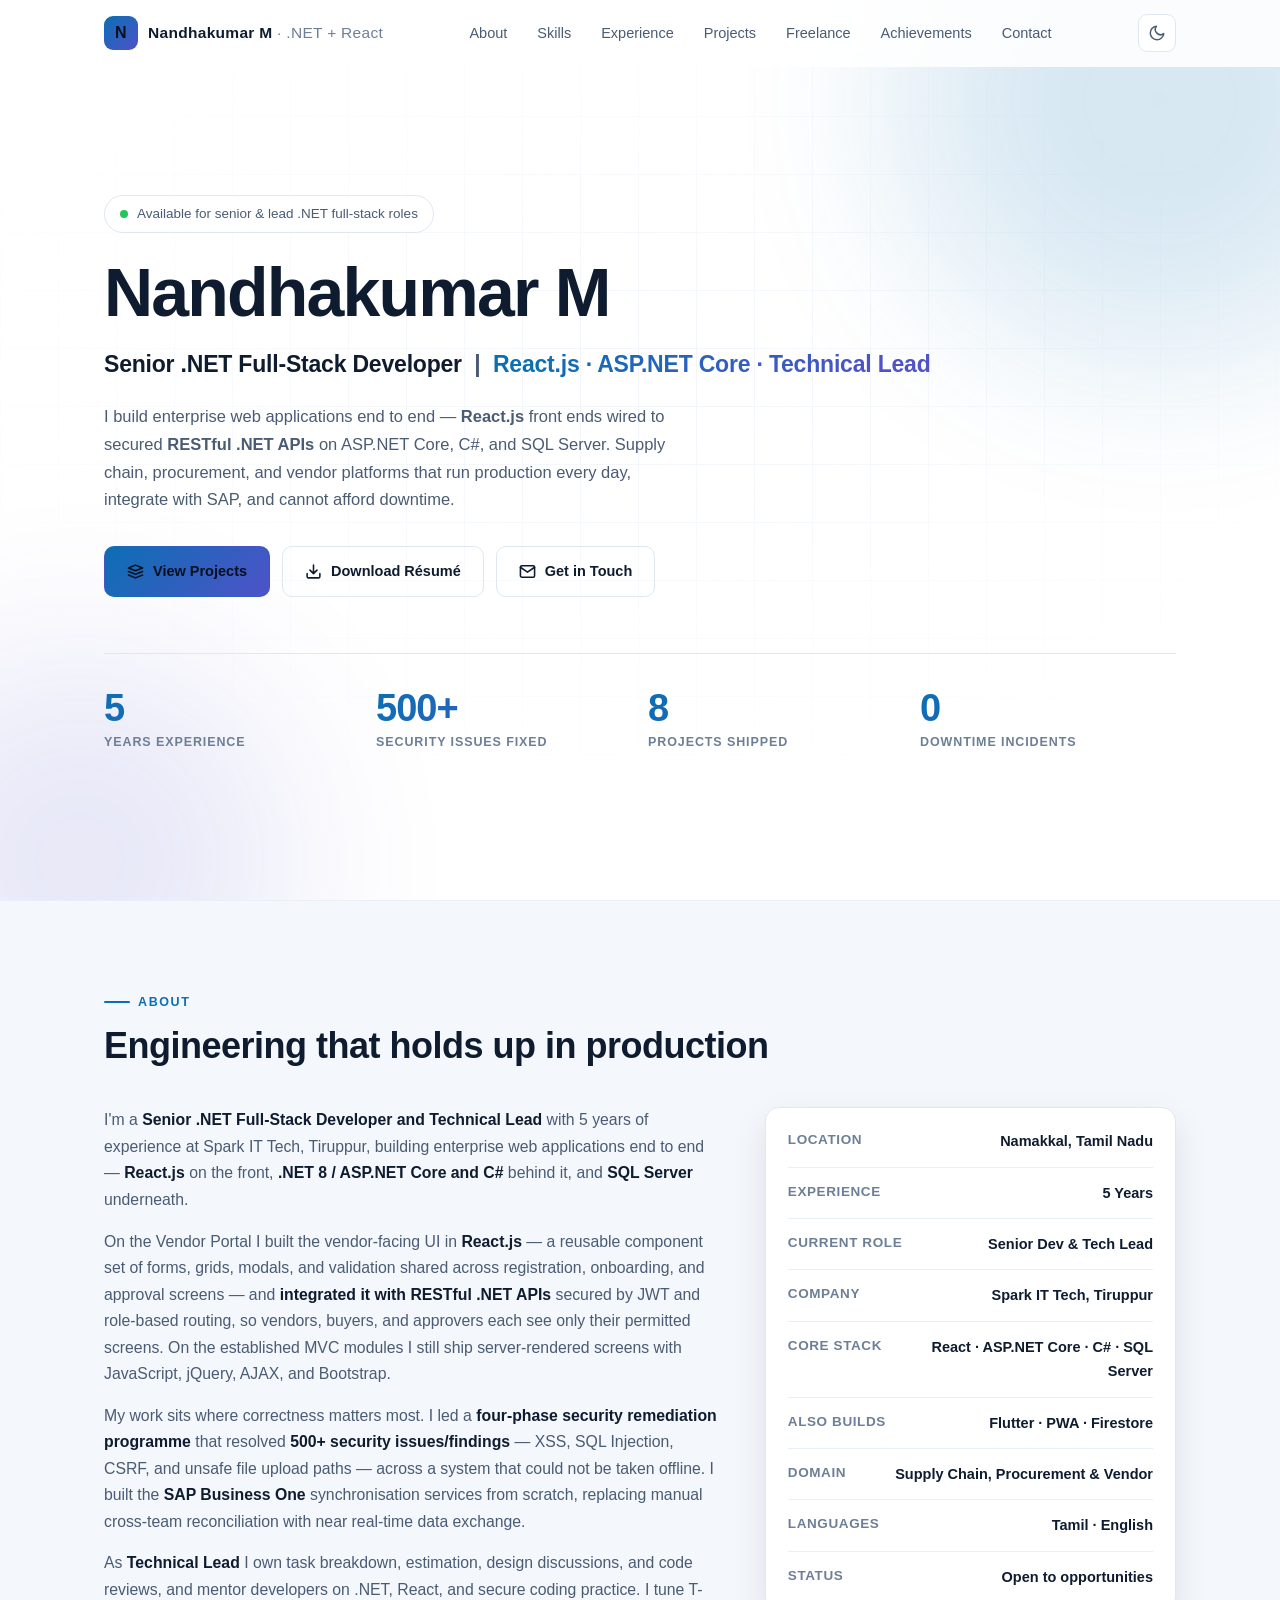
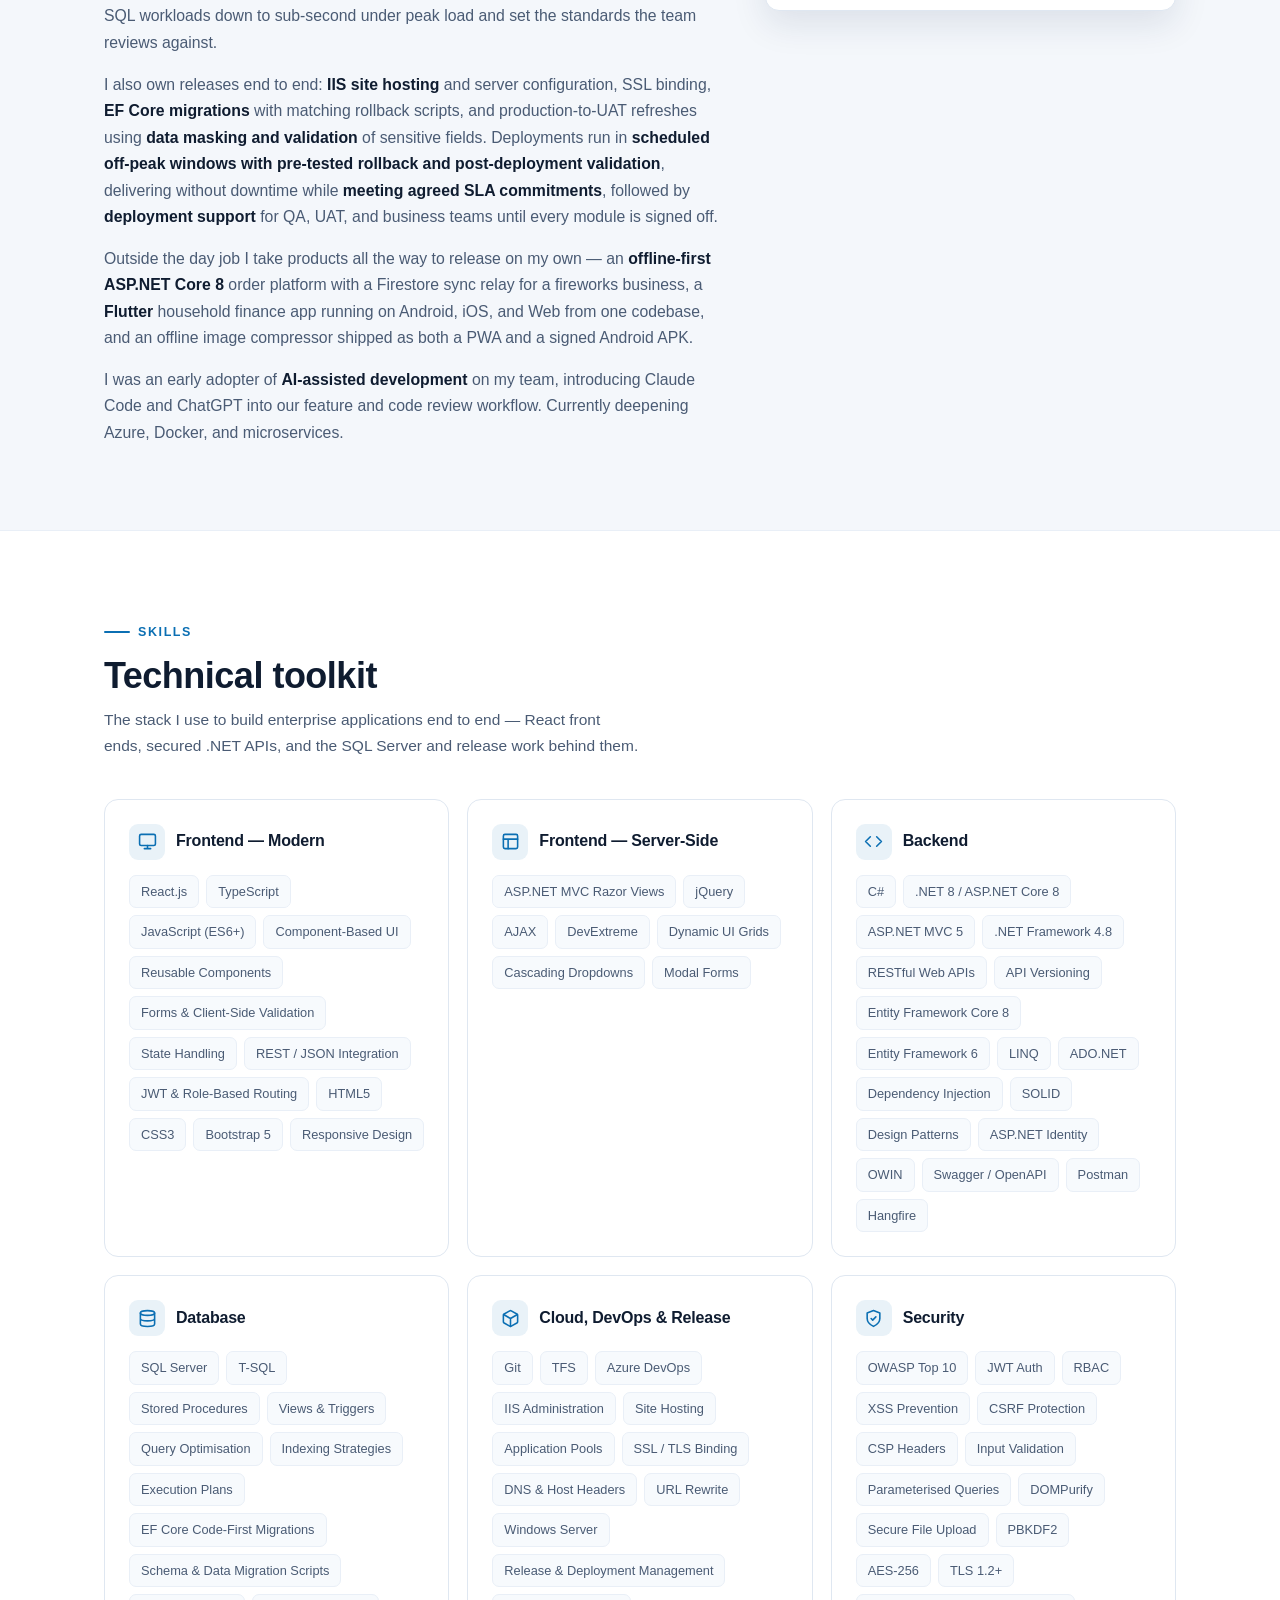
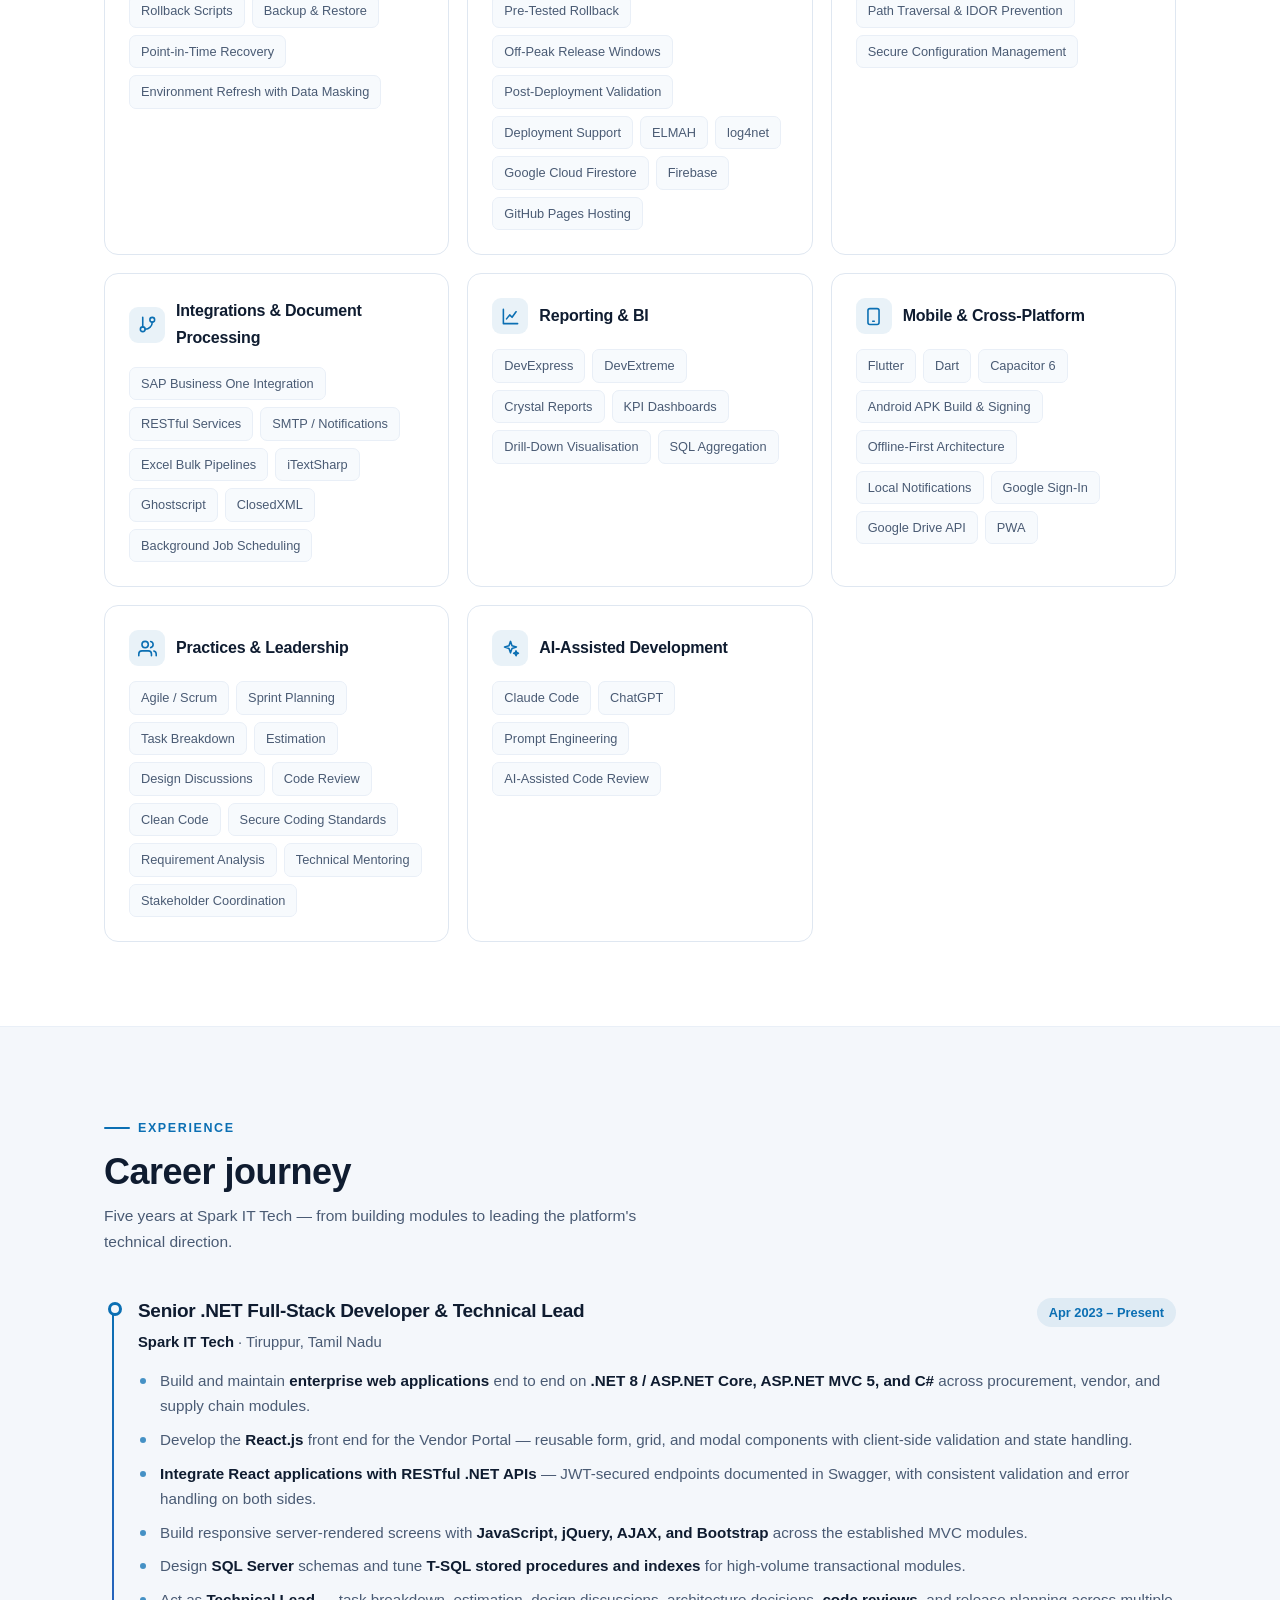
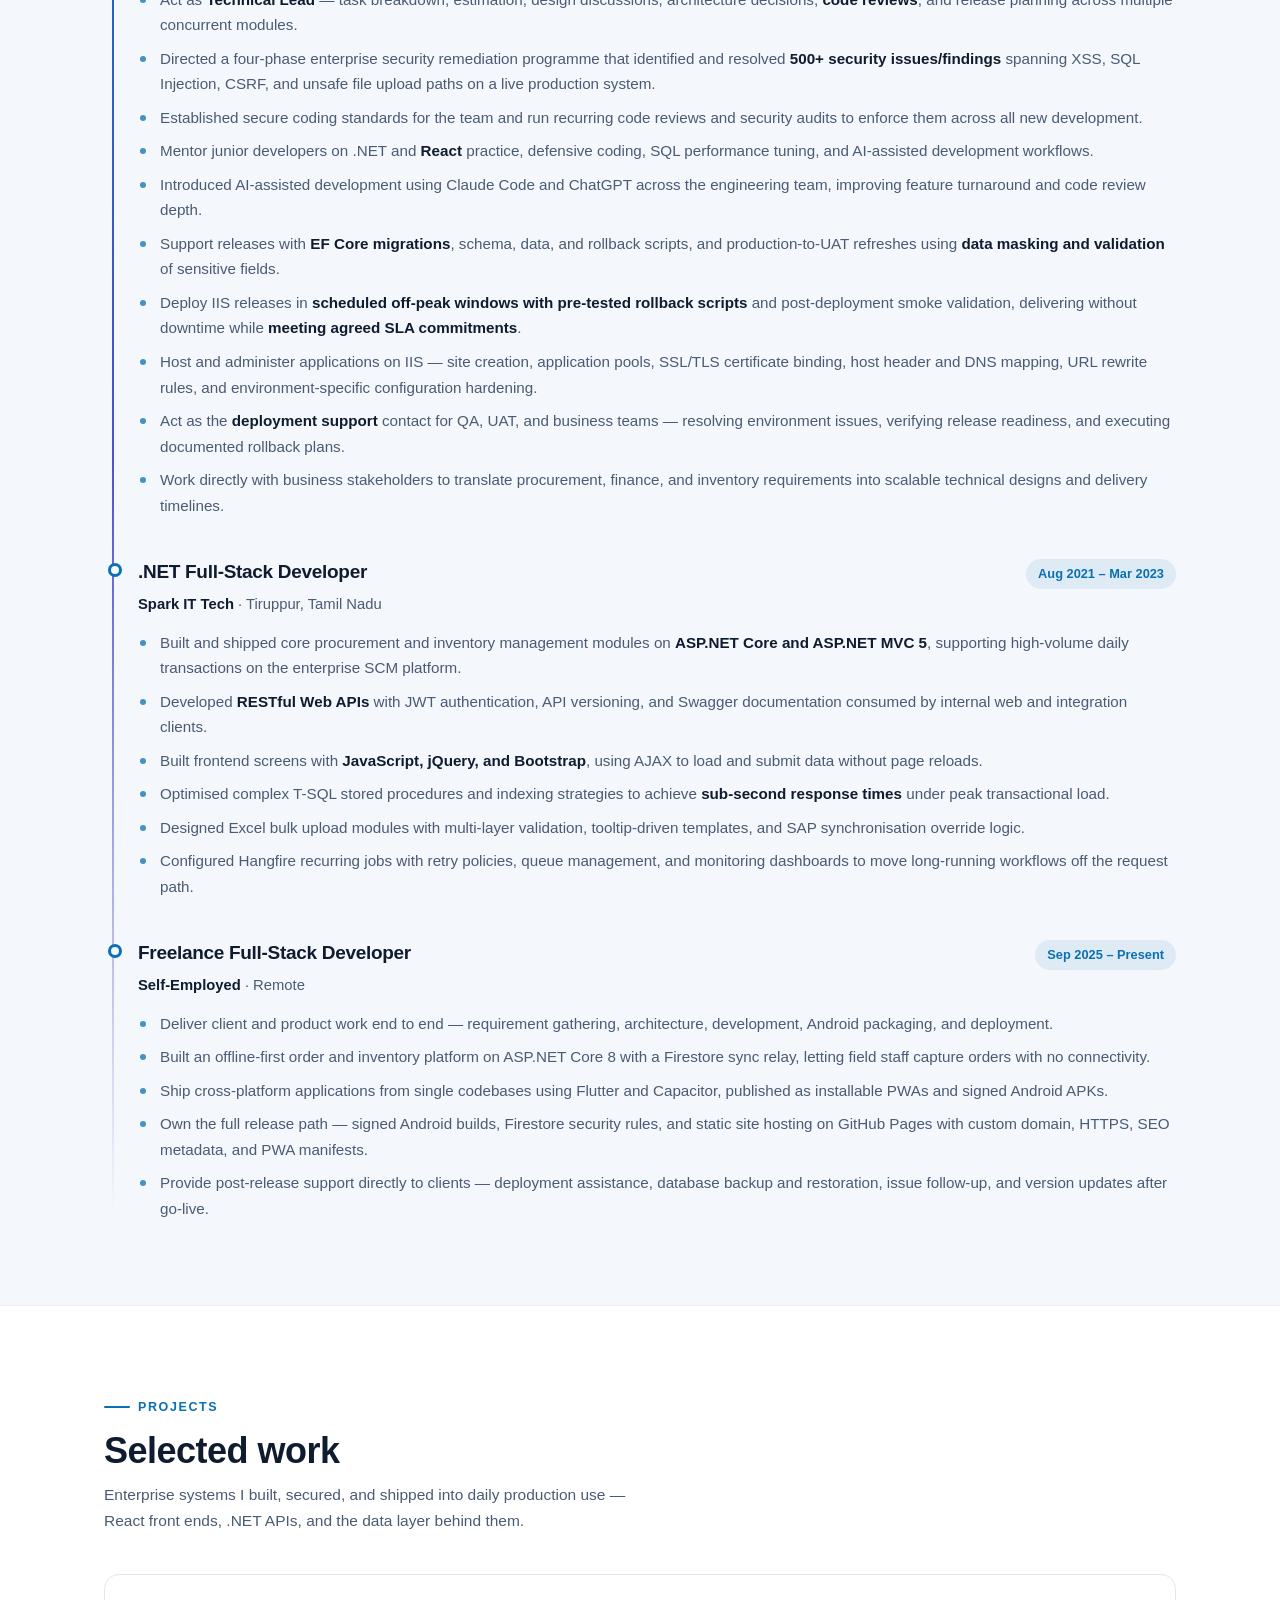
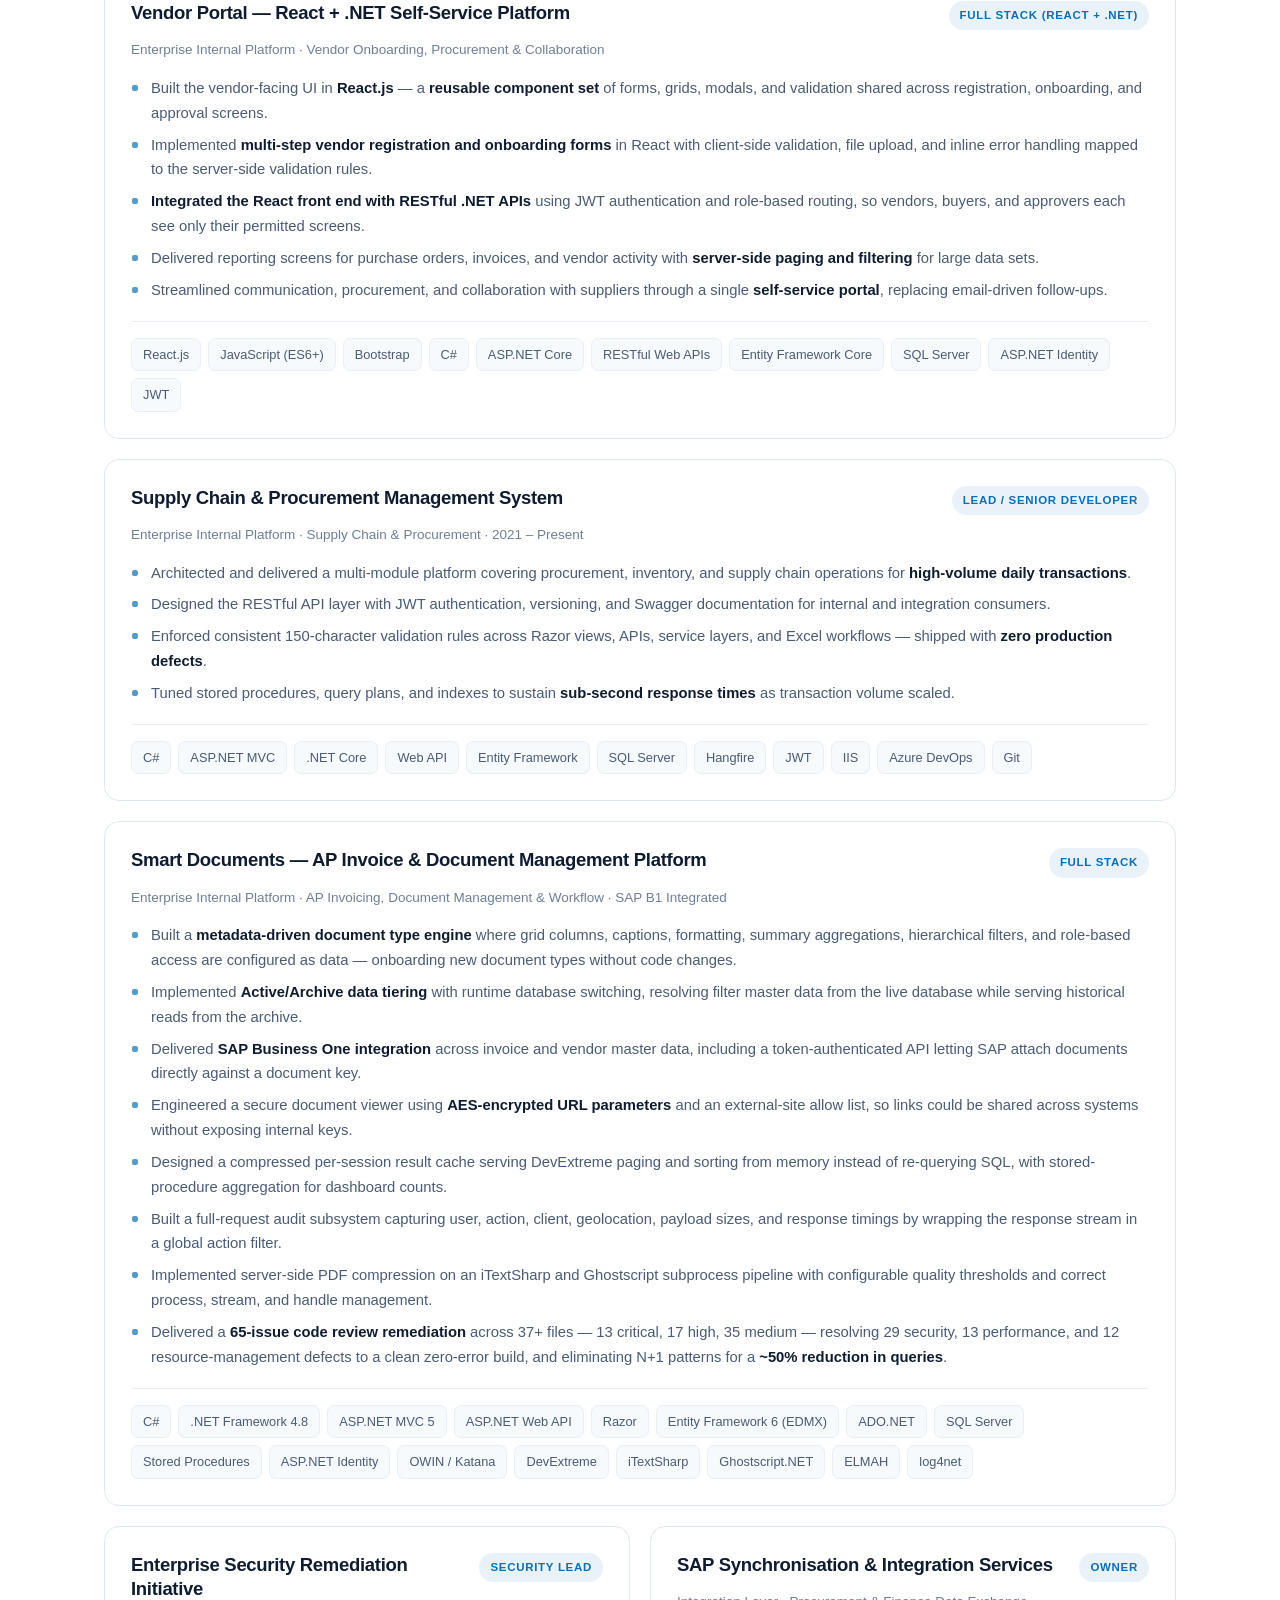
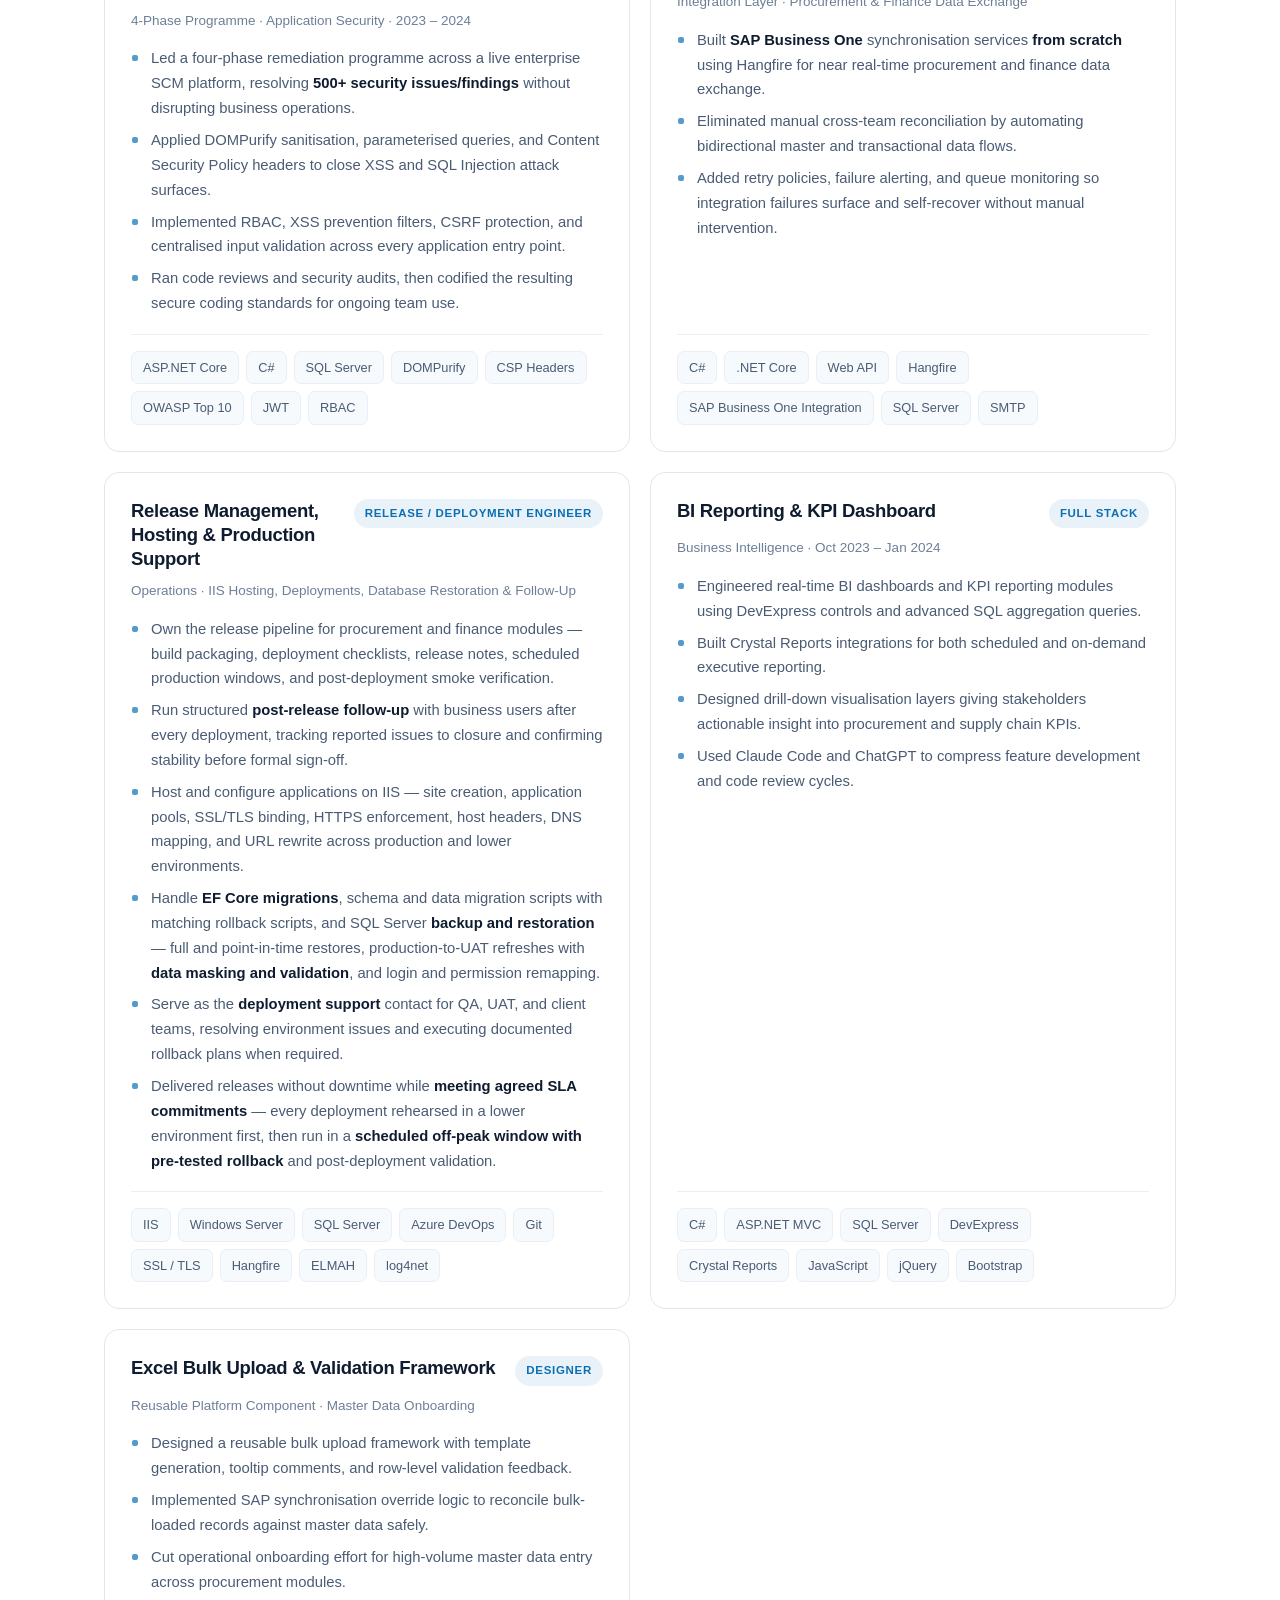
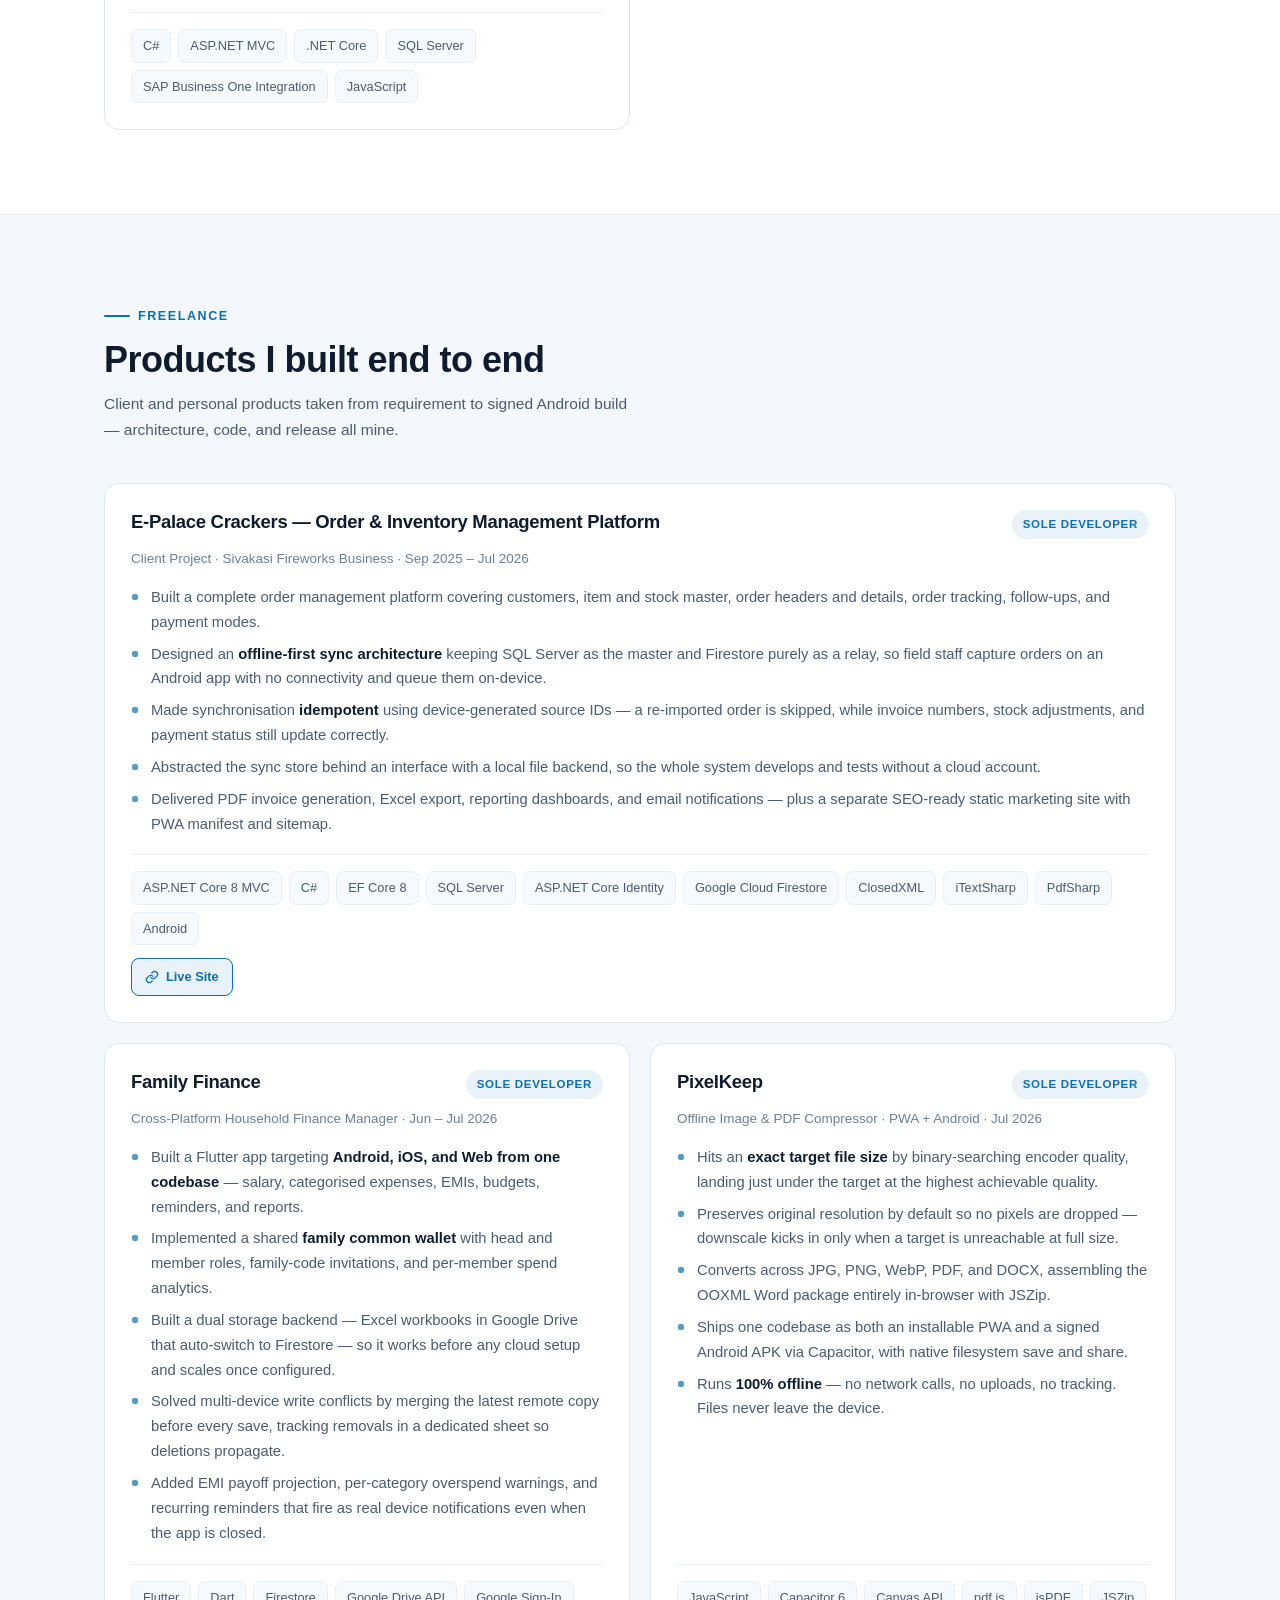
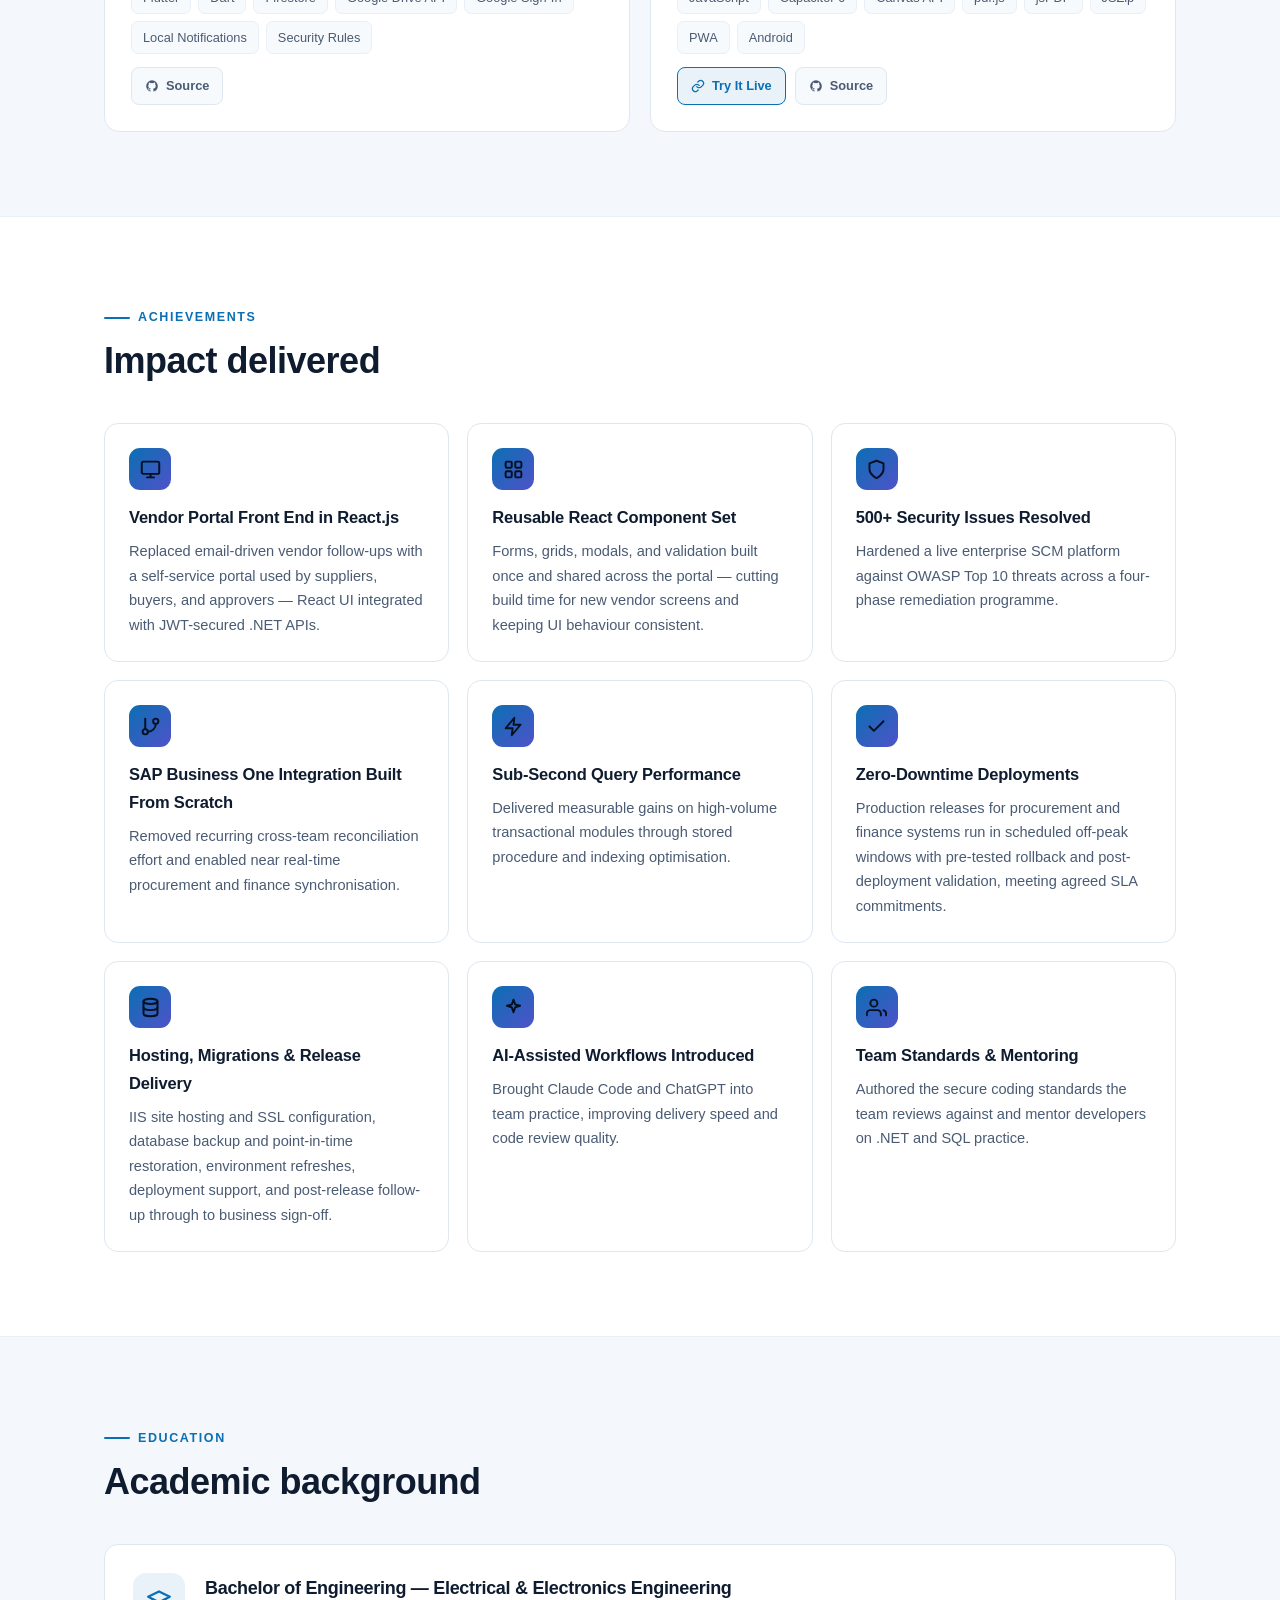
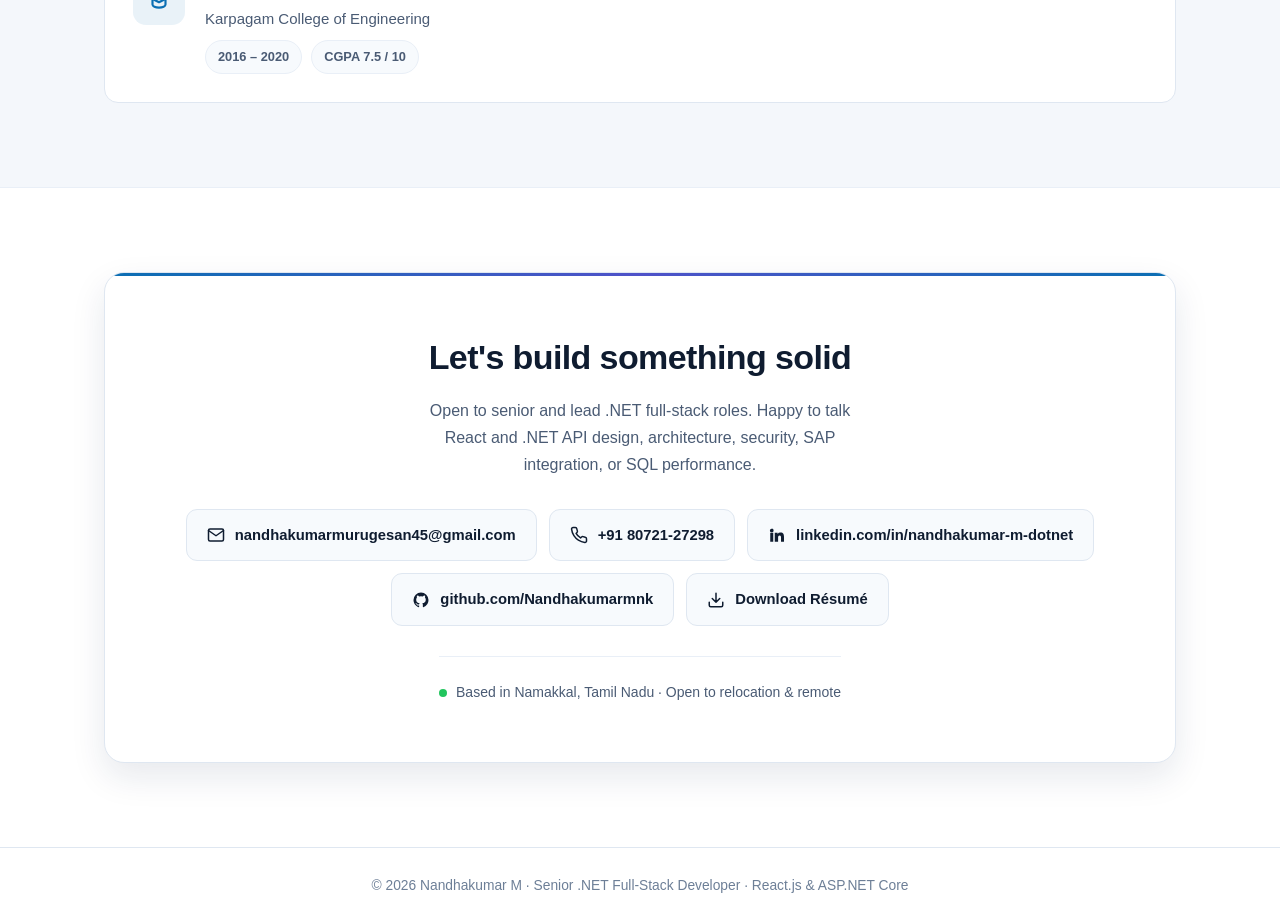
<file: index.html>
<!DOCTYPE html>
<html lang="en" data-theme="dark">
<head>
<meta charset="utf-8">
<meta name="viewport" content="width=device-width, initial-scale=1">
<title>Nandhakumar M — Senior .NET Full-Stack Developer | React.js | ASP.NET Core | C#</title>
<meta name="description" content="Senior .NET Full-Stack Developer and Technical Lead with 5 years of experience building enterprise web applications end to end on .NET 8 / ASP.NET Core, C#, React.js, and SQL Server — React front ends integrated with secured RESTful .NET APIs across supply chain, procurement, and vendor platforms.">
<meta name="author" content="Nandhakumar M">

<meta property="og:type" content="website">
<meta property="og:title" content="Nandhakumar M — Senior .NET Full-Stack Developer | React.js | ASP.NET Core | C#">
<meta property="og:description" content="5 years building enterprise web applications end to end — React.js front ends integrated with JWT-secured RESTful .NET APIs on ASP.NET Core, C#, and SQL Server. 500+ security issues resolved. SAP Business One integration from scratch.">

<link rel="icon" href="data:image/svg+xml,<svg xmlns='http://www.w3.org/2000/svg' viewBox='0 0 100 100'><rect width='100' height='100' rx='22' fill='%230a1628'/><text y='68' x='50' text-anchor='middle' font-size='52' font-family='Segoe UI,Arial' font-weight='700' fill='%2338bdf8'>N</text></svg>">

<style>
/* ============================================================
   THEME TOKENS
   ============================================================ */
:root[data-theme="dark"]{
  --bg:            #0a1120;
  --bg-alt:        #0e1729;
  --surface:       #121d33;
  --surface-2:     #17243d;
  --border:        #24344f;
  --border-soft:   #1b2942;
  --text:          #e8eef8;
  --text-muted:    #93a4bf;
  --text-dim:      #6b7f9e;
  --accent:        #38bdf8;
  --accent-2:      #818cf8;
  --accent-soft:   rgba(56,189,248,.12);
  --shadow:        0 18px 44px rgba(0,0,0,.42);
  --nav-bg:        rgba(10,17,32,.82);
}
:root[data-theme="light"]{
  --bg:            #ffffff;
  --bg-alt:        #f4f7fb;
  --surface:       #ffffff;
  --surface-2:     #f7fafd;
  --border:        #dfe7f1;
  --border-soft:   #e9eff7;
  --text:          #0f1c30;
  --text-muted:    #4a5b74;
  --text-dim:      #6d7f97;
  --accent:        #0b6fb3;
  --accent-2:      #4f52c9;
  --accent-soft:   rgba(11,111,179,.09);
  --shadow:        0 14px 34px rgba(17,42,74,.10);
  --nav-bg:        rgba(255,255,255,.86);
}

*,*::before,*::after{ box-sizing:border-box; margin:0; padding:0; }

html{ scroll-behavior:smooth; scroll-padding-top:76px; }

body{
  font-family:"Segoe UI",-apple-system,BlinkMacSystemFont,Roboto,Helvetica,Arial,sans-serif;
  background:var(--bg);
  color:var(--text);
  line-height:1.68;
  font-size:16px;
  -webkit-font-smoothing:antialiased;
  overflow-x:hidden;
  transition:background .3s ease, color .3s ease;
}

::selection{ background:var(--accent); color:#04101f; }

a{ color:inherit; text-decoration:none; }

.wrap{ width:100%; max-width:1120px; margin:0 auto; padding:0 24px; }

/* ============================================================
   NAV
   ============================================================ */
nav{
  position:fixed; inset:0 0 auto 0; z-index:100;
  background:var(--nav-bg);
  backdrop-filter:blur(14px); -webkit-backdrop-filter:blur(14px);
  border-bottom:1px solid transparent;
  transition:border-color .3s ease, background .3s ease;
}
nav.scrolled{ border-bottom-color:var(--border); }

.nav-inner{
  max-width:1120px; margin:0 auto; padding:0 24px;
  height:66px; display:flex; align-items:center; justify-content:space-between; gap:16px;
}

.brand{ display:flex; align-items:center; gap:10px; font-weight:700; letter-spacing:.3px; }
.brand-mark{
  width:34px; height:34px; flex:0 0 34px; border-radius:9px;
  background:linear-gradient(135deg,var(--accent),var(--accent-2));
  color:#04101f; display:grid; place-items:center; font-size:16px; font-weight:800;
}
.brand-text{ font-size:15.5px; }
.brand-text span{ color:var(--text-dim); font-weight:500; }

.nav-links{ display:flex; align-items:center; gap:4px; list-style:none; }
.nav-links a{
  display:block; padding:8px 13px; border-radius:8px;
  font-size:14.5px; font-weight:500; color:var(--text-muted);
  transition:color .18s ease, background .18s ease;
}
.nav-links a:hover{ color:var(--text); background:var(--surface-2); }
.nav-links a.active{ color:var(--accent); background:var(--accent-soft); }

.nav-actions{ display:flex; align-items:center; gap:9px; }

.icon-btn{
  width:38px; height:38px; display:grid; place-items:center; cursor:pointer;
  border:1px solid var(--border); border-radius:9px;
  background:var(--surface); color:var(--text-muted);
  transition:all .18s ease;
}
.icon-btn:hover{ color:var(--accent); border-color:var(--accent); }
.icon-btn svg{ width:18px; height:18px; }
:root[data-theme="dark"] .icon-sun{ display:block; }
:root[data-theme="dark"] .icon-moon{ display:none; }
:root[data-theme="light"] .icon-sun{ display:none; }
:root[data-theme="light"] .icon-moon{ display:block; }

#menuBtn{ display:none; }

/* ============================================================
   BUTTONS
   ============================================================ */
.btn{
  display:inline-flex; align-items:center; gap:9px; cursor:pointer;
  padding:12px 22px; border-radius:10px;
  font-size:14.5px; font-weight:600; font-family:inherit;
  border:1px solid transparent;
  transition:transform .18s ease, box-shadow .18s ease, background .18s ease, border-color .18s ease, color .18s ease;
}
.btn svg{ width:17px; height:17px; }
.btn-primary{
  background:linear-gradient(135deg,var(--accent),var(--accent-2));
  color:#04101f; font-weight:700;
}
.btn-primary:hover{ transform:translateY(-2px); box-shadow:0 12px 26px var(--accent-soft); }
.btn-ghost{ background:transparent; border-color:var(--border); color:var(--text); }
.btn-ghost:hover{ border-color:var(--accent); color:var(--accent); transform:translateY(-2px); }

/* ============================================================
   SECTION SHELL
   ============================================================ */
section{ padding:84px 0; }
.band{ background:var(--bg-alt); border-block:1px solid var(--border-soft); }

.sec-head{ margin-bottom:40px; }
.eyebrow{
  display:inline-flex; align-items:center; gap:8px;
  font-size:12.5px; font-weight:700; letter-spacing:1.6px; text-transform:uppercase;
  color:var(--accent); margin-bottom:11px;
}
.eyebrow::before{ content:""; width:26px; height:2px; background:var(--accent); border-radius:2px; }
.sec-head h2{ font-size:clamp(26px,4vw,36px); font-weight:700; letter-spacing:-.5px; line-height:1.22; }
.sec-head p{ color:var(--text-muted); margin-top:9px; max-width:62ch; font-size:15.5px; }

/* ============================================================
   HERO
   ============================================================ */
#home{
  position:relative; min-height:100vh;
  display:flex; align-items:center;
  padding:120px 0 72px; overflow:hidden;
}
.hero-glow{
  position:absolute; z-index:0; border-radius:50%;
  filter:blur(90px); opacity:.5; pointer-events:none;
}
.glow-a{ width:520px; height:520px; background:var(--accent); top:-160px; right:-140px; opacity:.16; }
.glow-b{ width:420px; height:420px; background:var(--accent-2); bottom:-170px; left:-130px; opacity:.13; }
.hero-grid-bg{
  position:absolute; inset:0; z-index:0; pointer-events:none;
  background-image:linear-gradient(var(--border-soft) 1px,transparent 1px),
                   linear-gradient(90deg,var(--border-soft) 1px,transparent 1px);
  background-size:58px 58px;
  mask-image:radial-gradient(ellipse 78% 62% at 50% 42%,#000 12%,transparent 78%);
  -webkit-mask-image:radial-gradient(ellipse 78% 62% at 50% 42%,#000 12%,transparent 78%);
  opacity:.55;
}
.hero-inner{ position:relative; z-index:1; }

.badge{
  display:inline-flex; align-items:center; gap:9px;
  padding:7px 15px; border-radius:999px;
  border:1px solid var(--border); background:var(--surface);
  font-size:13.5px; font-weight:500; color:var(--text-muted);
  margin-bottom:24px;
}
.dot{
  width:8px; height:8px; border-radius:50%; background:#22c55e;
  box-shadow:0 0 0 0 rgba(34,197,94,.55); animation:pulse 2.2s infinite;
}
@keyframes pulse{
  0%{ box-shadow:0 0 0 0 rgba(34,197,94,.5); }
  70%{ box-shadow:0 0 0 9px rgba(34,197,94,0); }
  100%{ box-shadow:0 0 0 0 rgba(34,197,94,0); }
}

#home h1{
  font-size:clamp(38px,7.2vw,68px); font-weight:800;
  letter-spacing:-1.8px; line-height:1.05; margin-bottom:16px;
}
.grad{
  background:linear-gradient(115deg,var(--accent) 10%,var(--accent-2) 90%);
  -webkit-background-clip:text; background-clip:text; color:transparent;
}
.hero-role{
  font-size:clamp(17px,2.6vw,23px); font-weight:600;
  color:var(--text-muted); margin-bottom:20px; letter-spacing:-.2px;
}
.hero-role b{ color:var(--text); font-weight:700; }
.hero-copy{ font-size:16.5px; color:var(--text-muted); max-width:64ch; margin-bottom:32px; }
.hero-cta{ display:flex; flex-wrap:wrap; gap:12px; margin-bottom:56px; }

.stats{
  display:grid; grid-template-columns:repeat(4,1fr); gap:16px;
  padding-top:34px; border-top:1px solid var(--border);
}
.stat .n{
  font-size:clamp(27px,4.4vw,38px); font-weight:800; letter-spacing:-1px;
  line-height:1.1;
  background:linear-gradient(135deg,var(--accent),var(--accent-2));
  -webkit-background-clip:text; background-clip:text; color:transparent;
}
.stat .l{
  font-size:12.5px; color:var(--text-dim); margin-top:3px;
  text-transform:uppercase; letter-spacing:.9px; font-weight:600;
}

/* ============================================================
   ABOUT
   ============================================================ */
.about{ display:grid; grid-template-columns:1.5fr 1fr; gap:44px; align-items:start; }
.about-body p{ color:var(--text-muted); margin-bottom:15px; font-size:15.8px; }
.about-body p:last-child{ margin-bottom:0; }
.about-body strong{ color:var(--text); font-weight:600; }

.facts{
  background:var(--surface); border:1px solid var(--border);
  border-radius:14px; padding:8px 22px; box-shadow:var(--shadow);
}
.fact{ display:flex; justify-content:space-between; gap:16px; padding:13px 0; border-bottom:1px solid var(--border-soft); }
.fact:last-child{ border-bottom:0; }
.fact dt{ color:var(--text-dim); font-size:13.5px; font-weight:600; text-transform:uppercase; letter-spacing:.6px; white-space:nowrap; }
.fact dd{ font-size:14.5px; font-weight:600; text-align:right; }

/* ============================================================
   SKILLS
   ============================================================ */
.skills{ display:grid; grid-template-columns:repeat(auto-fit,minmax(min(310px,100%),1fr)); gap:18px; }
.skill-card{
  background:var(--surface); border:1px solid var(--border);
  border-radius:14px; padding:24px; position:relative; overflow:hidden;
  transition:transform .22s ease, border-color .22s ease, box-shadow .22s ease;
}
.skill-card::before{
  content:""; position:absolute; inset:0 0 auto 0; height:2px;
  background:linear-gradient(90deg,var(--accent),var(--accent-2));
  transform:scaleX(0); transform-origin:left; transition:transform .3s ease;
}
.skill-card:hover{ transform:translateY(-4px); border-color:var(--accent); box-shadow:var(--shadow); }
.skill-card:hover::before{ transform:scaleX(1); }
.skill-head{ display:flex; align-items:center; gap:11px; margin-bottom:15px; }
.skill-ico{
  width:36px; height:36px; flex:0 0 36px; border-radius:9px;
  background:var(--accent-soft); color:var(--accent);
  display:grid; place-items:center;
}
.skill-ico svg{ width:19px; height:19px; }
.skill-head h3{ font-size:16px; font-weight:700; letter-spacing:-.2px; }
.tags{ display:flex; flex-wrap:wrap; gap:7px; }
.tag{
  padding:5px 11px; border-radius:7px; font-size:12.8px; font-weight:500;
  background:var(--surface-2); border:1px solid var(--border-soft); color:var(--text-muted);
  transition:color .16s ease, border-color .16s ease;
}
.skill-card:hover .tag{ color:var(--text); border-color:var(--border); }

/* ============================================================
   EXPERIENCE
   ============================================================ */
.timeline{ position:relative; padding-left:34px; }
.timeline::before{
  content:""; position:absolute; left:8px; top:8px; bottom:8px; width:2px;
  background:linear-gradient(180deg,var(--accent),var(--accent-2),transparent);
  border-radius:2px;
}
.tl-item{ position:relative; padding-bottom:38px; }
.tl-item:last-child{ padding-bottom:0; }
.tl-item::before{
  content:""; position:absolute; left:-30px; top:7px;
  width:14px; height:14px; border-radius:50%;
  background:var(--bg-alt); border:3px solid var(--accent);
}
.tl-top{ display:flex; flex-wrap:wrap; align-items:baseline; justify-content:space-between; gap:10px; }
.tl-top h3{ font-size:19px; font-weight:700; letter-spacing:-.3px; }
.tl-date{
  font-size:12.8px; font-weight:700; color:var(--accent);
  background:var(--accent-soft); padding:4px 12px; border-radius:999px; white-space:nowrap;
}
.tl-org{ color:var(--text-muted); font-size:14.8px; margin:3px 0 13px; }
.tl-org b{ color:var(--text); font-weight:600; }
.tl-list{ list-style:none; display:grid; gap:8px; }
.tl-list li{ position:relative; padding-left:22px; color:var(--text-muted); font-size:15.2px; }
.tl-list li::before{
  content:""; position:absolute; left:2px; top:10px;
  width:6px; height:6px; border-radius:50%; background:var(--accent); opacity:.75;
}
.tl-list li b{ color:var(--text); font-weight:600; }

/* ============================================================
   PROJECTS
   ============================================================ */
/* 2 columns at desktop so a full-width feature card plus an even number of
   standard cards always fills complete rows (no orphaned empty track). */
.projects{ display:grid; grid-template-columns:repeat(auto-fit,minmax(min(430px,100%),1fr)); gap:20px; }
.proj{
  background:var(--surface); border:1px solid var(--border); border-radius:15px;
  padding:26px; display:flex; flex-direction:column;
  transition:transform .22s ease, border-color .22s ease, box-shadow .22s ease;
}
.proj:hover{ transform:translateY(-5px); border-color:var(--accent); box-shadow:var(--shadow); }
.proj.feature{ grid-column:1/-1; }
.proj-top{ display:flex; align-items:flex-start; justify-content:space-between; gap:14px; margin-bottom:9px; }
.proj h3{ font-size:18.5px; font-weight:700; letter-spacing:-.3px; line-height:1.3; }
.proj-role{
  font-size:11.5px; font-weight:700; letter-spacing:.7px; text-transform:uppercase;
  color:var(--accent); background:var(--accent-soft);
  padding:5px 11px; border-radius:999px; white-space:nowrap;
}
.proj-sub{ font-size:13.5px; color:var(--text-dim); margin-bottom:14px; font-weight:500; }
.proj-list{ list-style:none; display:grid; gap:7px; margin-bottom:18px; }
.proj-list li{ position:relative; padding-left:20px; font-size:14.8px; color:var(--text-muted); }
.proj-list li::before{
  content:""; position:absolute; left:1px; top:9px;
  width:6px; height:6px; border-radius:2px; background:var(--accent); opacity:.7;
}
.proj-list li b{ color:var(--text); font-weight:600; }
.proj-list li code{
  font-family:Consolas,"Courier New",monospace; font-size:.9em;
  background:var(--surface-2); border:1px solid var(--border-soft);
  border-radius:4px; padding:1px 5px; color:var(--text);
}
.proj .tags{ margin-top:auto; padding-top:16px; border-top:1px solid var(--border-soft); }

.proj-links{ display:flex; flex-wrap:wrap; gap:9px; margin-top:13px; }
.plink{
  display:inline-flex; align-items:center; gap:7px;
  padding:7px 13px; border-radius:8px; font-size:12.8px; font-weight:600;
  border:1px solid var(--border); background:var(--surface-2); color:var(--text-muted);
  transition:border-color .16s ease, color .16s ease;
}
.plink:hover{ border-color:var(--accent); color:var(--accent); }
.plink svg{ width:14px; height:14px; flex:0 0 14px; }
.plink.live{ border-color:var(--accent); color:var(--accent); background:var(--accent-soft); }

/* ============================================================
   ACHIEVEMENTS
   ============================================================ */
.achv{ display:grid; grid-template-columns:repeat(auto-fit,minmax(min(270px,100%),1fr)); gap:18px; }
.achv-card{
  background:var(--surface); border:1px solid var(--border); border-radius:14px;
  padding:24px; transition:transform .22s ease, border-color .22s ease;
}
.achv-card:hover{ transform:translateY(-4px); border-color:var(--accent); }
.achv-ico{
  width:42px; height:42px; border-radius:11px; margin-bottom:14px;
  background:linear-gradient(135deg,var(--accent),var(--accent-2));
  color:#04101f; display:grid; place-items:center;
}
.achv-ico svg{ width:21px; height:21px; }
.achv-card h3{ font-size:16.5px; font-weight:700; margin-bottom:7px; letter-spacing:-.2px; }
.achv-card p{ font-size:14.6px; color:var(--text-muted); }

/* ============================================================
   EDUCATION
   ============================================================ */
.edu{
  background:var(--surface); border:1px solid var(--border); border-radius:14px;
  padding:28px; display:flex; gap:20px; align-items:flex-start; flex-wrap:wrap;
}
.edu-ico{
  width:52px; height:52px; flex:0 0 52px; border-radius:13px;
  background:var(--accent-soft); color:var(--accent); display:grid; place-items:center;
}
.edu-ico svg{ width:26px; height:26px; }
.edu-body{ flex:1 1 300px; }
.edu-body h3{ font-size:18px; font-weight:700; letter-spacing:-.3px; }
.edu-body .inst{ color:var(--text-muted); font-size:15px; margin:3px 0 9px; }
.edu-meta{ display:flex; flex-wrap:wrap; gap:9px; }
.pill{
  font-size:12.8px; font-weight:600; padding:5px 12px; border-radius:999px;
  background:var(--surface-2); border:1px solid var(--border-soft); color:var(--text-muted);
}

/* ============================================================
   CONTACT
   ============================================================ */
.contact-card{
  position:relative; overflow:hidden; text-align:center;
  background:var(--surface); border:1px solid var(--border);
  border-radius:20px; padding:56px 32px; box-shadow:var(--shadow);
}
.contact-card::before{
  content:""; position:absolute; inset:0 0 auto 0; height:3px;
  background:linear-gradient(90deg,var(--accent),var(--accent-2),var(--accent));
}
.contact-card h2{ font-size:clamp(25px,4vw,34px); font-weight:700; letter-spacing:-.6px; margin-bottom:12px; }
.contact-card > p{ color:var(--text-muted); max-width:52ch; margin:0 auto 30px; font-size:16px; }
.contact-links{ display:flex; flex-wrap:wrap; justify-content:center; gap:12px; margin-bottom:30px; }
.clink{
  display:inline-flex; align-items:center; gap:10px;
  padding:13px 20px; border-radius:11px;
  border:1px solid var(--border); background:var(--surface-2);
  font-size:14.8px; font-weight:600;
  transition:all .18s ease;
}
.clink:hover{ border-color:var(--accent); color:var(--accent); transform:translateY(-3px); }
.clink svg{ width:18px; height:18px; flex:0 0 18px; }
.avail{
  display:inline-flex; align-items:center; gap:9px;
  font-size:14px; color:var(--text-muted);
  border-top:1px solid var(--border-soft); padding-top:24px;
}

footer{
  border-top:1px solid var(--border); padding:26px 0;
  text-align:center; color:var(--text-dim); font-size:13.8px;
}

/* ============================================================
   REVEAL ANIMATION
   ============================================================ */
.reveal{ opacity:0; transform:translateY(24px); transition:opacity .6s ease, transform .6s ease; }
.reveal.in{ opacity:1; transform:none; }

@media (prefers-reduced-motion:reduce){
  html{ scroll-behavior:auto; }
  .reveal{ opacity:1; transform:none; transition:none; }
  *{ animation:none !important; }
}

/* ============================================================
   RESPONSIVE
   ============================================================ */
@media (max-width:900px){
  .about{ grid-template-columns:1fr; gap:30px; }
  .stats{ grid-template-columns:repeat(2,1fr); gap:22px; }
}
@media (max-width:760px){
  #menuBtn{ display:grid; }
  .nav-links{
    position:fixed; inset:66px 0 auto 0; flex-direction:column; gap:0; align-items:stretch;
    background:var(--bg); border-bottom:1px solid var(--border);
    padding:10px 18px 18px;
    transform:translateY(-130%); transition:transform .3s ease; z-index:99;
  }
  .nav-links.open{ transform:translateY(0); }
  .nav-links a{ padding:13px 12px; font-size:15.5px; }
  section{ padding:66px 0; }
  #home{ padding:104px 0 60px; min-height:auto; }
  .brand-text span{ display:none; }
  .hero-cta .btn{ flex:1 1 100%; justify-content:center; }
  .proj, .skill-card, .achv-card, .contact-card{ padding:22px; }
  .contact-card{ padding:40px 22px; }
  .fact{ flex-direction:column; gap:2px; }
  .fact dd{ text-align:left; }
}
@media (max-width:420px){
  .stats{ grid-template-columns:1fr 1fr; }
  .tl-top h3{ font-size:17px; }
}

/* ============================================================
   PRINT
   ============================================================ */
@media print{
  nav,.hero-cta,.hero-glow,.hero-grid-bg,.contact-links,footer{ display:none !important; }
  body{ background:#fff; color:#000; }
  section{ padding:16px 0; break-inside:avoid; }
  .reveal{ opacity:1 !important; transform:none !important; }
}
</style>
</head>
<body>

<!-- ================= NAV ================= -->
<nav id="nav">
  <div class="nav-inner">
    <a href="#home" class="brand">
      <span class="brand-mark">N</span>
      <span class="brand-text">Nandhakumar M <span>· .NET + React</span></span>
    </a>

    <ul class="nav-links" id="navLinks">
      <li><a href="#about">About</a></li>
      <li><a href="#skills">Skills</a></li>
      <li><a href="#experience">Experience</a></li>
      <li><a href="#projects">Projects</a></li>
      <li><a href="#freelance">Freelance</a></li>
      <li><a href="#achievements">Achievements</a></li>
      <li><a href="#contact">Contact</a></li>
    </ul>

    <div class="nav-actions">
      <button class="icon-btn" id="themeBtn" aria-label="Toggle colour theme">
        <svg class="icon-sun" viewBox="0 0 24 24" fill="none" stroke="currentColor" stroke-width="2" stroke-linecap="round"><circle cx="12" cy="12" r="4.5"/><path d="M12 2v2M12 20v2M4.9 4.9l1.4 1.4M17.7 17.7l1.4 1.4M2 12h2M20 12h2M4.9 19.1l1.4-1.4M17.7 6.3l1.4-1.4"/></svg>
        <svg class="icon-moon" viewBox="0 0 24 24" fill="none" stroke="currentColor" stroke-width="2" stroke-linecap="round" stroke-linejoin="round"><path d="M21 12.8A9 9 0 1111.2 3a7 7 0 009.8 9.8z"/></svg>
      </button>
      <button class="icon-btn" id="menuBtn" aria-label="Toggle navigation menu">
        <svg viewBox="0 0 24 24" fill="none" stroke="currentColor" stroke-width="2" stroke-linecap="round"><path d="M3 6h18M3 12h18M3 18h18"/></svg>
      </button>
    </div>
  </div>
</nav>

<!-- ================= HERO ================= -->
<section id="home">
  <div class="hero-grid-bg"></div>
  <div class="hero-glow glow-a"></div>
  <div class="hero-glow glow-b"></div>

  <div class="wrap hero-inner">
    <div class="badge"><span class="dot"></span> Available for senior &amp; lead .NET full-stack roles</div>

    <h1>Nandhakumar M</h1>
    <p class="hero-role"><b>Senior .NET Full-Stack Developer</b> &nbsp;|&nbsp; <span class="grad">React.js · ASP.NET Core · Technical Lead</span></p>

    <p class="hero-copy">
      I build enterprise web applications end to end — <b>React.js</b> front ends wired to secured
      <b>RESTful .NET APIs</b> on ASP.NET Core, C#, and SQL Server. Supply chain, procurement, and vendor
      platforms that run production every day, integrate with SAP, and cannot afford downtime.
    </p>

    <div class="hero-cta">
      <a class="btn btn-primary" href="#projects">
        <svg viewBox="0 0 24 24" fill="none" stroke="currentColor" stroke-width="2.2" stroke-linecap="round" stroke-linejoin="round"><path d="M2 7l10-4 10 4-10 4z"/><path d="M2 17l10 4 10-4M2 12l10 4 10-4"/></svg>
        View Projects
      </a>
      <a class="btn btn-ghost" href="Nandhakumar_M_Resume.pdf" download>
        <svg viewBox="0 0 24 24" fill="none" stroke="currentColor" stroke-width="2.2" stroke-linecap="round" stroke-linejoin="round"><path d="M21 15v4a2 2 0 01-2 2H5a2 2 0 01-2-2v-4"/><path d="M7 10l5 5 5-5M12 15V3"/></svg>
        Download Résumé
      </a>
      <a class="btn btn-ghost" href="#contact">
        <svg viewBox="0 0 24 24" fill="none" stroke="currentColor" stroke-width="2.2" stroke-linecap="round" stroke-linejoin="round"><path d="M4 4h16a2 2 0 012 2v12a2 2 0 01-2 2H4a2 2 0 01-2-2V6a2 2 0 012-2z"/><path d="M22 6l-10 7L2 6"/></svg>
        Get in Touch
      </a>
    </div>

    <div class="stats">
      <div class="stat"><div class="n" data-count="5" data-suffix="">0</div><div class="l">Years Experience</div></div>
      <div class="stat"><div class="n" data-count="500" data-suffix="+">0</div><div class="l">Security Issues Fixed</div></div>
      <div class="stat"><div class="n" data-count="8" data-suffix="">0</div><div class="l">Projects Shipped</div></div>
      <div class="stat"><div class="n" data-count="0" data-suffix="">0</div><div class="l">Downtime Incidents</div></div>
    </div>
  </div>
</section>

<!-- ================= ABOUT ================= -->
<section id="about" class="band">
  <div class="wrap">
    <div class="sec-head reveal">
      <div class="eyebrow">About</div>
      <h2>Engineering that holds up in production</h2>
    </div>

    <div class="about">
      <div class="about-body reveal">
        <p>
          I'm a <strong>Senior .NET Full-Stack Developer and Technical Lead</strong> with 5 years of experience
          at Spark IT Tech, Tiruppur, building enterprise web applications end to end — <strong>React.js</strong>
          on the front, <strong>.NET 8 / ASP.NET Core and C#</strong> behind it, and
          <strong>SQL Server</strong> underneath.
        </p>
        <p>
          On the Vendor Portal I built the vendor-facing UI in <strong>React.js</strong> — a
          reusable component set of forms, grids, modals, and validation shared across registration, onboarding,
          and approval screens — and <strong>integrated it with RESTful .NET APIs</strong> secured by JWT and
          role-based routing, so vendors, buyers, and approvers each see only their permitted screens. On the
          established MVC modules I still ship server-rendered screens with JavaScript, jQuery, AJAX, and Bootstrap.
        </p>
        <p>
          My work sits where correctness matters most. I led a <strong>four-phase security remediation
          programme</strong> that resolved <strong>500+ security issues/findings</strong> — XSS, SQL Injection, CSRF,
          and unsafe file upload paths — across a system that could not be taken offline. I built the
          <strong>SAP Business One</strong> synchronisation services from scratch, replacing manual cross-team
          reconciliation with near real-time data exchange.
        </p>
        <p>
          As <strong>Technical Lead</strong> I own task breakdown, estimation, design discussions, and code reviews,
          and mentor developers on .NET, React, and secure coding practice. I tune T-SQL workloads down to
          sub-second under peak load and set the standards the team reviews against.
        </p>
        <p>
          I also own releases end to end: <strong>IIS site hosting</strong> and server configuration, SSL binding,
          <strong>EF Core migrations</strong> with matching rollback scripts, and production-to-UAT refreshes using
          <strong>data masking and validation</strong> of sensitive fields. Deployments run in
          <strong>scheduled off-peak windows with pre-tested rollback and post-deployment validation</strong>,
          delivering without downtime while <strong>meeting agreed SLA commitments</strong>, followed by
          <strong>deployment support</strong> for QA, UAT, and business teams until every module is signed off.
        </p>
        <p>
          Outside the day job I take products all the way to release on my own — an
          <strong>offline-first ASP.NET Core 8</strong> order platform with a Firestore sync relay for a fireworks
          business, a <strong>Flutter</strong> household finance app running on Android, iOS, and Web from one
          codebase, and an offline image compressor shipped as both a PWA and a signed Android APK.
        </p>
        <p>
          I was an early adopter of <strong>AI-assisted development</strong> on my team, introducing Claude Code
          and ChatGPT into our feature and code review workflow. Currently deepening Azure, Docker, and
          microservices.
        </p>
      </div>

      <dl class="facts reveal">
        <div class="fact"><dt>Location</dt><dd>Namakkal, Tamil Nadu</dd></div>
        <div class="fact"><dt>Experience</dt><dd>5 Years</dd></div>
        <div class="fact"><dt>Current Role</dt><dd>Senior Dev &amp; Tech Lead</dd></div>
        <div class="fact"><dt>Company</dt><dd>Spark IT Tech, Tiruppur</dd></div>
        <div class="fact"><dt>Core Stack</dt><dd>React · ASP.NET Core · C# · SQL Server</dd></div>
        <div class="fact"><dt>Also Builds</dt><dd>Flutter · PWA · Firestore</dd></div>
        <div class="fact"><dt>Domain</dt><dd>Supply Chain, Procurement &amp; Vendor</dd></div>
        <div class="fact"><dt>Languages</dt><dd>Tamil · English</dd></div>
        <div class="fact"><dt>Status</dt><dd>Open to opportunities</dd></div>
      </dl>
    </div>
  </div>
</section>

<!-- ================= SKILLS ================= -->
<section id="skills">
  <div class="wrap">
    <div class="sec-head reveal">
      <div class="eyebrow">Skills</div>
      <h2>Technical toolkit</h2>
      <p>The stack I use to build enterprise applications end to end — React front ends, secured .NET APIs, and the SQL Server and release work behind them.</p>
    </div>

    <div class="skills">
      <div class="skill-card reveal">
        <div class="skill-head">
          <span class="skill-ico"><svg viewBox="0 0 24 24" fill="none" stroke="currentColor" stroke-width="2" stroke-linecap="round" stroke-linejoin="round"><rect x="2" y="3" width="20" height="14" rx="2"/><path d="M8 21h8M12 17v4"/></svg></span>
          <h3>Frontend — Modern</h3>
        </div>
        <div class="tags">
          <span class="tag">React.js</span><span class="tag">TypeScript</span><span class="tag">JavaScript (ES6+)</span>
          <span class="tag">Component-Based UI</span><span class="tag">Reusable Components</span>
          <span class="tag">Forms &amp; Client-Side Validation</span><span class="tag">State Handling</span>
          <span class="tag">REST / JSON Integration</span><span class="tag">JWT &amp; Role-Based Routing</span>
          <span class="tag">HTML5</span><span class="tag">CSS3</span><span class="tag">Bootstrap 5</span>
          <span class="tag">Responsive Design</span>
        </div>
      </div>

      <div class="skill-card reveal">
        <div class="skill-head">
          <span class="skill-ico"><svg viewBox="0 0 24 24" fill="none" stroke="currentColor" stroke-width="2" stroke-linecap="round" stroke-linejoin="round"><rect x="3" y="3" width="18" height="18" rx="2"/><path d="M3 9h18M9 21V9"/></svg></span>
          <h3>Frontend — Server-Side</h3>
        </div>
        <div class="tags">
          <span class="tag">ASP.NET MVC Razor Views</span><span class="tag">jQuery</span><span class="tag">AJAX</span>
          <span class="tag">DevExtreme</span><span class="tag">Dynamic UI Grids</span>
          <span class="tag">Cascading Dropdowns</span><span class="tag">Modal Forms</span>
        </div>
      </div>

      <div class="skill-card reveal">
        <div class="skill-head">
          <span class="skill-ico"><svg viewBox="0 0 24 24" fill="none" stroke="currentColor" stroke-width="2" stroke-linecap="round" stroke-linejoin="round"><path d="M16 18l6-6-6-6M8 6l-6 6 6 6"/></svg></span>
          <h3>Backend</h3>
        </div>
        <div class="tags">
          <span class="tag">C#</span><span class="tag">.NET 8 / ASP.NET Core 8</span>
          <span class="tag">ASP.NET MVC 5</span><span class="tag">.NET Framework 4.8</span>
          <span class="tag">RESTful Web APIs</span><span class="tag">API Versioning</span>
          <span class="tag">Entity Framework Core 8</span><span class="tag">Entity Framework 6</span>
          <span class="tag">LINQ</span><span class="tag">ADO.NET</span>
          <span class="tag">Dependency Injection</span><span class="tag">SOLID</span><span class="tag">Design Patterns</span>
          <span class="tag">ASP.NET Identity</span><span class="tag">OWIN</span>
          <span class="tag">Swagger / OpenAPI</span><span class="tag">Postman</span><span class="tag">Hangfire</span>
        </div>
      </div>

      <div class="skill-card reveal">
        <div class="skill-head">
          <span class="skill-ico"><svg viewBox="0 0 24 24" fill="none" stroke="currentColor" stroke-width="2" stroke-linecap="round" stroke-linejoin="round"><ellipse cx="12" cy="5" rx="9" ry="3"/><path d="M3 5v14c0 1.7 4 3 9 3s9-1.3 9-3V5M3 12c0 1.7 4 3 9 3s9-1.3 9-3"/></svg></span>
          <h3>Database</h3>
        </div>
        <div class="tags">
          <span class="tag">SQL Server</span><span class="tag">T-SQL</span><span class="tag">Stored Procedures</span>
          <span class="tag">Views &amp; Triggers</span><span class="tag">Query Optimisation</span>
          <span class="tag">Indexing Strategies</span><span class="tag">Execution Plans</span>
          <span class="tag">EF Core Code-First Migrations</span><span class="tag">Schema &amp; Data Migration Scripts</span>
          <span class="tag">Rollback Scripts</span><span class="tag">Backup &amp; Restore</span>
          <span class="tag">Point-in-Time Recovery</span>
          <span class="tag">Environment Refresh with Data Masking</span>
        </div>
      </div>

      <div class="skill-card reveal">
        <div class="skill-head">
          <span class="skill-ico"><svg viewBox="0 0 24 24" fill="none" stroke="currentColor" stroke-width="2" stroke-linecap="round" stroke-linejoin="round"><path d="M21 16V8a2 2 0 00-1-1.7l-7-4a2 2 0 00-2 0l-7 4A2 2 0 003 8v8a2 2 0 001 1.7l7 4a2 2 0 002 0l7-4A2 2 0 0021 16z"/><path d="M3.3 7L12 12l8.7-5M12 22V12"/></svg></span>
          <h3>Cloud, DevOps &amp; Release</h3>
        </div>
        <div class="tags">
          <span class="tag">Git</span><span class="tag">TFS</span><span class="tag">Azure DevOps</span>
          <span class="tag">IIS Administration</span><span class="tag">Site Hosting</span>
          <span class="tag">Application Pools</span><span class="tag">SSL / TLS Binding</span>
          <span class="tag">DNS &amp; Host Headers</span><span class="tag">URL Rewrite</span>
          <span class="tag">Windows Server</span><span class="tag">Release &amp; Deployment Management</span>
          <span class="tag">Pre-Tested Rollback</span><span class="tag">Off-Peak Release Windows</span>
          <span class="tag">Post-Deployment Validation</span><span class="tag">Deployment Support</span>
          <span class="tag">ELMAH</span><span class="tag">log4net</span>
          <span class="tag">Google Cloud Firestore</span><span class="tag">Firebase</span>
          <span class="tag">GitHub Pages Hosting</span>
        </div>
      </div>

      <div class="skill-card reveal">
        <div class="skill-head">
          <span class="skill-ico"><svg viewBox="0 0 24 24" fill="none" stroke="currentColor" stroke-width="2" stroke-linecap="round" stroke-linejoin="round"><path d="M12 22s8-4 8-10V5l-8-3-8 3v7c0 6 8 10 8 10z"/><path d="M9 12l2 2 4-4"/></svg></span>
          <h3>Security</h3>
        </div>
        <div class="tags">
          <span class="tag">OWASP Top 10</span><span class="tag">JWT Auth</span><span class="tag">RBAC</span>
          <span class="tag">XSS Prevention</span><span class="tag">CSRF Protection</span><span class="tag">CSP Headers</span>
          <span class="tag">Input Validation</span><span class="tag">Parameterised Queries</span>
          <span class="tag">DOMPurify</span><span class="tag">Secure File Upload</span>
          <span class="tag">PBKDF2</span><span class="tag">AES-256</span>
          <span class="tag">TLS 1.2+</span><span class="tag">Path Traversal &amp; IDOR Prevention</span>
          <span class="tag">Secure Configuration Management</span>
        </div>
      </div>

      <div class="skill-card reveal">
        <div class="skill-head">
          <span class="skill-ico"><svg viewBox="0 0 24 24" fill="none" stroke="currentColor" stroke-width="2" stroke-linecap="round" stroke-linejoin="round"><path d="M6 3v12"/><circle cx="18" cy="6" r="3"/><circle cx="6" cy="18" r="3"/><path d="M18 9a9 9 0 01-9 9"/></svg></span>
          <h3>Integrations &amp; Document Processing</h3>
        </div>
        <div class="tags">
          <span class="tag">SAP Business One Integration</span><span class="tag">RESTful Services</span>
          <span class="tag">SMTP / Notifications</span><span class="tag">Excel Bulk Pipelines</span>
          <span class="tag">iTextSharp</span><span class="tag">Ghostscript</span><span class="tag">ClosedXML</span>
          <span class="tag">Background Job Scheduling</span>
        </div>
      </div>

      <div class="skill-card reveal">
        <div class="skill-head">
          <span class="skill-ico"><svg viewBox="0 0 24 24" fill="none" stroke="currentColor" stroke-width="2" stroke-linecap="round" stroke-linejoin="round"><path d="M3 3v18h18"/><path d="M7 15l4-5 3 3 5-7"/></svg></span>
          <h3>Reporting &amp; BI</h3>
        </div>
        <div class="tags">
          <span class="tag">DevExpress</span><span class="tag">DevExtreme</span><span class="tag">Crystal Reports</span>
          <span class="tag">KPI Dashboards</span><span class="tag">Drill-Down Visualisation</span>
          <span class="tag">SQL Aggregation</span>
        </div>
      </div>

      <div class="skill-card reveal">
        <div class="skill-head">
          <span class="skill-ico"><svg viewBox="0 0 24 24" fill="none" stroke="currentColor" stroke-width="2" stroke-linecap="round" stroke-linejoin="round"><rect x="5" y="2" width="14" height="20" rx="2.5"/><path d="M11 18h2"/></svg></span>
          <h3>Mobile &amp; Cross-Platform</h3>
        </div>
        <div class="tags">
          <span class="tag">Flutter</span><span class="tag">Dart</span><span class="tag">Capacitor 6</span>
          <span class="tag">Android APK Build &amp; Signing</span><span class="tag">Offline-First Architecture</span>
          <span class="tag">Local Notifications</span><span class="tag">Google Sign-In</span>
          <span class="tag">Google Drive API</span><span class="tag">PWA</span>
        </div>
      </div>

      <div class="skill-card reveal">
        <div class="skill-head">
          <span class="skill-ico"><svg viewBox="0 0 24 24" fill="none" stroke="currentColor" stroke-width="2" stroke-linecap="round" stroke-linejoin="round"><path d="M17 21v-2a4 4 0 00-4-4H5a4 4 0 00-4 4v2"/><circle cx="9" cy="7" r="4"/><path d="M23 21v-2a4 4 0 00-3-3.9M16 3.1a4 4 0 010 7.8"/></svg></span>
          <h3>Practices &amp; Leadership</h3>
        </div>
        <div class="tags">
          <span class="tag">Agile / Scrum</span><span class="tag">Sprint Planning</span>
          <span class="tag">Task Breakdown</span><span class="tag">Estimation</span>
          <span class="tag">Design Discussions</span><span class="tag">Code Review</span>
          <span class="tag">Clean Code</span><span class="tag">Secure Coding Standards</span>
          <span class="tag">Requirement Analysis</span><span class="tag">Technical Mentoring</span>
          <span class="tag">Stakeholder Coordination</span>
        </div>
      </div>

      <div class="skill-card reveal">
        <div class="skill-head">
          <span class="skill-ico"><svg viewBox="0 0 24 24" fill="none" stroke="currentColor" stroke-width="2" stroke-linecap="round" stroke-linejoin="round"><path d="M12 3l1.9 5.6L19.5 10l-5.6 1.9L12 17.5l-1.9-5.6L4.5 10l5.6-1.4z"/><path d="M19 15l.8 2.2L22 18l-2.2.8L19 21l-.8-2.2L16 18l2.2-.8z"/></svg></span>
          <h3>AI-Assisted Development</h3>
        </div>
        <div class="tags">
          <span class="tag">Claude Code</span><span class="tag">ChatGPT</span>
          <span class="tag">Prompt Engineering</span><span class="tag">AI-Assisted Code Review</span>
        </div>
      </div>
    </div>
  </div>
</section>

<!-- ================= EXPERIENCE ================= -->
<section id="experience" class="band">
  <div class="wrap">
    <div class="sec-head reveal">
      <div class="eyebrow">Experience</div>
      <h2>Career journey</h2>
      <p>Five years at Spark IT Tech — from building modules to leading the platform's technical direction.</p>
    </div>

    <div class="timeline">
      <div class="tl-item reveal">
        <div class="tl-top">
          <h3>Senior .NET Full-Stack Developer &amp; Technical Lead</h3>
          <span class="tl-date">Apr 2023 – Present</span>
        </div>
        <p class="tl-org"><b>Spark IT Tech</b> · Tiruppur, Tamil Nadu</p>
        <ul class="tl-list">
          <li>Build and maintain <b>enterprise web applications</b> end to end on <b>.NET 8 / ASP.NET Core, ASP.NET MVC 5, and C#</b> across procurement, vendor, and supply chain modules.</li>
          <li>Develop the <b>React.js</b> front end for the Vendor Portal — reusable form, grid, and modal components with client-side validation and state handling.</li>
          <li><b>Integrate React applications with RESTful .NET APIs</b> — JWT-secured endpoints documented in Swagger, with consistent validation and error handling on both sides.</li>
          <li>Build responsive server-rendered screens with <b>JavaScript, jQuery, AJAX, and Bootstrap</b> across the established MVC modules.</li>
          <li>Design <b>SQL Server</b> schemas and tune <b>T-SQL stored procedures and indexes</b> for high-volume transactional modules.</li>
          <li>Act as <b>Technical Lead</b> — task breakdown, estimation, design discussions, architecture decisions, <b>code reviews</b>, and release planning across multiple concurrent modules.</li>
          <li>Directed a four-phase enterprise security remediation programme that identified and resolved <b>500+ security issues/findings</b> spanning XSS, SQL Injection, CSRF, and unsafe file upload paths on a live production system.</li>
          <li>Established secure coding standards for the team and run recurring code reviews and security audits to enforce them across all new development.</li>
          <li>Mentor junior developers on .NET and <b>React</b> practice, defensive coding, SQL performance tuning, and AI-assisted development workflows.</li>
          <li>Introduced AI-assisted development using Claude Code and ChatGPT across the engineering team, improving feature turnaround and code review depth.</li>
          <li>Support releases with <b>EF Core migrations</b>, schema, data, and rollback scripts, and production-to-UAT refreshes using <b>data masking and validation</b> of sensitive fields.</li>
          <li>Deploy IIS releases in <b>scheduled off-peak windows with pre-tested rollback scripts</b> and post-deployment smoke validation, delivering without downtime while <b>meeting agreed SLA commitments</b>.</li>
          <li>Host and administer applications on IIS — site creation, application pools, SSL/TLS certificate binding, host header and DNS mapping, URL rewrite rules, and environment-specific configuration hardening.</li>
          <li>Act as the <b>deployment support</b> contact for QA, UAT, and business teams — resolving environment issues, verifying release readiness, and executing documented rollback plans.</li>
          <li>Work directly with business stakeholders to translate procurement, finance, and inventory requirements into scalable technical designs and delivery timelines.</li>
        </ul>
      </div>

      <div class="tl-item reveal">
        <div class="tl-top">
          <h3>.NET Full-Stack Developer</h3>
          <span class="tl-date">Aug 2021 – Mar 2023</span>
        </div>
        <p class="tl-org"><b>Spark IT Tech</b> · Tiruppur, Tamil Nadu</p>
        <ul class="tl-list">
          <li>Built and shipped core procurement and inventory management modules on <b>ASP.NET Core and ASP.NET MVC 5</b>, supporting high-volume daily transactions on the enterprise SCM platform.</li>
          <li>Developed <b>RESTful Web APIs</b> with JWT authentication, API versioning, and Swagger documentation consumed by internal web and integration clients.</li>
          <li>Built frontend screens with <b>JavaScript, jQuery, and Bootstrap</b>, using AJAX to load and submit data without page reloads.</li>
          <li>Optimised complex T-SQL stored procedures and indexing strategies to achieve <b>sub-second response times</b> under peak transactional load.</li>
          <li>Designed Excel bulk upload modules with multi-layer validation, tooltip-driven templates, and SAP synchronisation override logic.</li>
          <li>Configured Hangfire recurring jobs with retry policies, queue management, and monitoring dashboards to move long-running workflows off the request path.</li>
        </ul>
      </div>

      <div class="tl-item reveal">
        <div class="tl-top">
          <h3>Freelance Full-Stack Developer</h3>
          <span class="tl-date">Sep 2025 – Present</span>
        </div>
        <p class="tl-org"><b>Self-Employed</b> · Remote</p>
        <ul class="tl-list">
          <li>Deliver client and product work end to end — requirement gathering, architecture, development, Android packaging, and deployment.</li>
          <li>Built an offline-first order and inventory platform on ASP.NET Core 8 with a Firestore sync relay, letting field staff capture orders with no connectivity.</li>
          <li>Ship cross-platform applications from single codebases using Flutter and Capacitor, published as installable PWAs and signed Android APKs.</li>
          <li>Own the full release path — signed Android builds, Firestore security rules, and static site hosting on GitHub Pages with custom domain, HTTPS, SEO metadata, and PWA manifests.</li>
          <li>Provide post-release support directly to clients — deployment assistance, database backup and restoration, issue follow-up, and version updates after go-live.</li>
        </ul>
      </div>
    </div>
  </div>
</section>

<!-- ================= PROJECTS ================= -->
<section id="projects">
  <div class="wrap">
    <div class="sec-head reveal">
      <div class="eyebrow">Projects</div>
      <h2>Selected work</h2>
      <p>Enterprise systems I built, secured, and shipped into daily production use — React front ends, .NET APIs, and the data layer behind them.</p>
    </div>

    <div class="projects">
      <article class="proj feature reveal">
        <div class="proj-top">
          <h3>Vendor Portal — React + .NET Self-Service Platform</h3>
          <span class="proj-role">Full Stack (React + .NET)</span>
        </div>
        <p class="proj-sub">Enterprise Internal Platform · Vendor Onboarding, Procurement &amp; Collaboration</p>
        <ul class="proj-list">
          <li>Built the vendor-facing UI in <b>React.js</b> — a <b>reusable component set</b> of forms, grids, modals, and validation shared across registration, onboarding, and approval screens.</li>
          <li>Implemented <b>multi-step vendor registration and onboarding forms</b> in React with client-side validation, file upload, and inline error handling mapped to the server-side validation rules.</li>
          <li><b>Integrated the React front end with RESTful .NET APIs</b> using JWT authentication and role-based routing, so vendors, buyers, and approvers each see only their permitted screens.</li>
          <li>Delivered reporting screens for purchase orders, invoices, and vendor activity with <b>server-side paging and filtering</b> for large data sets.</li>
          <li>Streamlined communication, procurement, and collaboration with suppliers through a single <b>self-service portal</b>, replacing email-driven follow-ups.</li>
        </ul>
        <div class="tags">
          <span class="tag">React.js</span><span class="tag">JavaScript (ES6+)</span>
          <span class="tag">Bootstrap</span><span class="tag">C#</span><span class="tag">ASP.NET Core</span>
          <span class="tag">RESTful Web APIs</span><span class="tag">Entity Framework Core</span>
          <span class="tag">SQL Server</span><span class="tag">ASP.NET Identity</span><span class="tag">JWT</span>
        </div>
      </article>

      <article class="proj feature reveal">
        <div class="proj-top">
          <h3>Supply Chain &amp; Procurement Management System</h3>
          <span class="proj-role">Lead / Senior Developer</span>
        </div>
        <p class="proj-sub">Enterprise Internal Platform · Supply Chain &amp; Procurement · 2021 – Present</p>
        <ul class="proj-list">
          <li>Architected and delivered a multi-module platform covering procurement, inventory, and supply chain operations for <b>high-volume daily transactions</b>.</li>
          <li>Designed the RESTful API layer with JWT authentication, versioning, and Swagger documentation for internal and integration consumers.</li>
          <li>Enforced consistent 150-character validation rules across Razor views, APIs, service layers, and Excel workflows — shipped with <b>zero production defects</b>.</li>
          <li>Tuned stored procedures, query plans, and indexes to sustain <b>sub-second response times</b> as transaction volume scaled.</li>
        </ul>
        <div class="tags">
          <span class="tag">C#</span><span class="tag">ASP.NET MVC</span><span class="tag">.NET Core</span>
          <span class="tag">Web API</span><span class="tag">Entity Framework</span><span class="tag">SQL Server</span>
          <span class="tag">Hangfire</span><span class="tag">JWT</span><span class="tag">IIS</span>
          <span class="tag">Azure DevOps</span><span class="tag">Git</span>
        </div>
      </article>

      <article class="proj feature reveal">
        <div class="proj-top">
          <h3>Smart Documents — AP Invoice &amp; Document Management Platform</h3>
          <span class="proj-role">Full Stack</span>
        </div>
        <p class="proj-sub">Enterprise Internal Platform · AP Invoicing, Document Management &amp; Workflow · SAP B1 Integrated</p>
        <ul class="proj-list">
          <li>Built a <b>metadata-driven document type engine</b> where grid columns, captions, formatting, summary aggregations, hierarchical filters, and role-based access are configured as data — onboarding new document types without code changes.</li>
          <li>Implemented <b>Active/Archive data tiering</b> with runtime database switching, resolving filter master data from the live database while serving historical reads from the archive.</li>
          <li>Delivered <b>SAP Business One integration</b> across invoice and vendor master data, including a token-authenticated API letting SAP attach documents directly against a document key.</li>
          <li>Engineered a secure document viewer using <b>AES-encrypted URL parameters</b> and an external-site allow list, so links could be shared across systems without exposing internal keys.</li>
          <li>Designed a compressed per-session result cache serving DevExtreme paging and sorting from memory instead of re-querying SQL, with stored-procedure aggregation for dashboard counts.</li>
          <li>Built a full-request audit subsystem capturing user, action, client, geolocation, payload sizes, and response timings by wrapping the response stream in a global action filter.</li>
          <li>Implemented server-side PDF compression on an iTextSharp and Ghostscript subprocess pipeline with configurable quality thresholds and correct process, stream, and handle management.</li>
          <li>Delivered a <b>65-issue code review remediation</b> across 37+ files — 13 critical, 17 high, 35 medium — resolving 29 security, 13 performance, and 12 resource-management defects to a clean zero-error build, and eliminating N+1 patterns for a <b>~50% reduction in queries</b>.</li>
        </ul>
        <div class="tags">
          <span class="tag">C#</span><span class="tag">.NET Framework 4.8</span><span class="tag">ASP.NET MVC 5</span>
          <span class="tag">ASP.NET Web API</span><span class="tag">Razor</span>
          <span class="tag">Entity Framework 6 (EDMX)</span><span class="tag">ADO.NET</span>
          <span class="tag">SQL Server</span><span class="tag">Stored Procedures</span>
          <span class="tag">ASP.NET Identity</span><span class="tag">OWIN / Katana</span>
          <span class="tag">DevExtreme</span><span class="tag">iTextSharp</span><span class="tag">Ghostscript.NET</span>
          <span class="tag">ELMAH</span><span class="tag">log4net</span>
        </div>
      </article>

      <article class="proj reveal">
        <div class="proj-top">
          <h3>Enterprise Security Remediation Initiative</h3>
          <span class="proj-role">Security Lead</span>
        </div>
        <p class="proj-sub">4-Phase Programme · Application Security · 2023 – 2024</p>
        <ul class="proj-list">
          <li>Led a four-phase remediation programme across a live enterprise SCM platform, resolving <b>500+ security issues/findings</b> without disrupting business operations.</li>
          <li>Applied DOMPurify sanitisation, parameterised queries, and Content Security Policy headers to close XSS and SQL Injection attack surfaces.</li>
          <li>Implemented RBAC, XSS prevention filters, CSRF protection, and centralised input validation across every application entry point.</li>
          <li>Ran code reviews and security audits, then codified the resulting secure coding standards for ongoing team use.</li>
        </ul>
        <div class="tags">
          <span class="tag">ASP.NET Core</span><span class="tag">C#</span><span class="tag">SQL Server</span>
          <span class="tag">DOMPurify</span><span class="tag">CSP Headers</span><span class="tag">OWASP Top 10</span>
          <span class="tag">JWT</span><span class="tag">RBAC</span>
        </div>
      </article>

      <article class="proj reveal">
        <div class="proj-top">
          <h3>SAP Synchronisation &amp; Integration Services</h3>
          <span class="proj-role">Owner</span>
        </div>
        <p class="proj-sub">Integration Layer · Procurement &amp; Finance Data Exchange</p>
        <ul class="proj-list">
          <li>Built <b>SAP Business One</b> synchronisation services <b>from scratch</b> using Hangfire for near real-time procurement and finance data exchange.</li>
          <li>Eliminated manual cross-team reconciliation by automating bidirectional master and transactional data flows.</li>
          <li>Added retry policies, failure alerting, and queue monitoring so integration failures surface and self-recover without manual intervention.</li>
        </ul>
        <div class="tags">
          <span class="tag">C#</span><span class="tag">.NET Core</span><span class="tag">Web API</span>
          <span class="tag">Hangfire</span><span class="tag">SAP Business One Integration</span>
          <span class="tag">SQL Server</span><span class="tag">SMTP</span>
        </div>
      </article>

      <article class="proj reveal">
        <div class="proj-top">
          <h3>Release Management, Hosting &amp; Production Support</h3>
          <span class="proj-role">Release / Deployment Engineer</span>
        </div>
        <p class="proj-sub">Operations · IIS Hosting, Deployments, Database Restoration &amp; Follow-Up</p>
        <ul class="proj-list">
          <li>Own the release pipeline for procurement and finance modules — build packaging, deployment checklists, release notes, scheduled production windows, and post-deployment smoke verification.</li>
          <li>Run structured <b>post-release follow-up</b> with business users after every deployment, tracking reported issues to closure and confirming stability before formal sign-off.</li>
          <li>Host and configure applications on IIS — site creation, application pools, SSL/TLS binding, HTTPS enforcement, host headers, DNS mapping, and URL rewrite across production and lower environments.</li>
          <li>Handle <b>EF Core migrations</b>, schema and data migration scripts with matching rollback scripts, and SQL Server <b>backup and restoration</b> — full and point-in-time restores, production-to-UAT refreshes with <b>data masking and validation</b>, and login and permission remapping.</li>
          <li>Serve as the <b>deployment support</b> contact for QA, UAT, and client teams, resolving environment issues and executing documented rollback plans when required.</li>
          <li>Delivered releases without downtime while <b>meeting agreed SLA commitments</b> — every deployment rehearsed in a lower environment first, then run in a <b>scheduled off-peak window with pre-tested rollback</b> and post-deployment validation.</li>
        </ul>
        <div class="tags">
          <span class="tag">IIS</span><span class="tag">Windows Server</span><span class="tag">SQL Server</span>
          <span class="tag">Azure DevOps</span><span class="tag">Git</span><span class="tag">SSL / TLS</span>
          <span class="tag">Hangfire</span><span class="tag">ELMAH</span><span class="tag">log4net</span>
        </div>
      </article>

      <article class="proj reveal">
        <div class="proj-top">
          <h3>BI Reporting &amp; KPI Dashboard</h3>
          <span class="proj-role">Full Stack</span>
        </div>
        <p class="proj-sub">Business Intelligence · Oct 2023 – Jan 2024</p>
        <ul class="proj-list">
          <li>Engineered real-time BI dashboards and KPI reporting modules using DevExpress controls and advanced SQL aggregation queries.</li>
          <li>Built Crystal Reports integrations for both scheduled and on-demand executive reporting.</li>
          <li>Designed drill-down visualisation layers giving stakeholders actionable insight into procurement and supply chain KPIs.</li>
          <li>Used Claude Code and ChatGPT to compress feature development and code review cycles.</li>
        </ul>
        <div class="tags">
          <span class="tag">C#</span><span class="tag">ASP.NET MVC</span><span class="tag">SQL Server</span>
          <span class="tag">DevExpress</span><span class="tag">Crystal Reports</span>
          <span class="tag">JavaScript</span><span class="tag">jQuery</span><span class="tag">Bootstrap</span>
        </div>
      </article>

      <article class="proj reveal">
        <div class="proj-top">
          <h3>Excel Bulk Upload &amp; Validation Framework</h3>
          <span class="proj-role">Designer</span>
        </div>
        <p class="proj-sub">Reusable Platform Component · Master Data Onboarding</p>
        <ul class="proj-list">
          <li>Designed a reusable bulk upload framework with template generation, tooltip comments, and row-level validation feedback.</li>
          <li>Implemented SAP synchronisation override logic to reconcile bulk-loaded records against master data safely.</li>
          <li>Cut operational onboarding effort for high-volume master data entry across procurement modules.</li>
        </ul>
        <div class="tags">
          <span class="tag">C#</span><span class="tag">ASP.NET MVC</span><span class="tag">.NET Core</span>
          <span class="tag">SQL Server</span><span class="tag">SAP Business One Integration</span><span class="tag">JavaScript</span>
        </div>
      </article>
    </div>
  </div>
</section>

<!-- ================= FREELANCE ================= -->
<section id="freelance" class="band">
  <div class="wrap">
    <div class="sec-head reveal">
      <div class="eyebrow">Freelance</div>
      <h2>Products I built end to end</h2>
      <p>Client and personal products taken from requirement to signed Android build — architecture, code, and release all mine.</p>
    </div>

    <div class="projects">
      <article class="proj feature reveal">
        <div class="proj-top">
          <h3>E-Palace Crackers — Order &amp; Inventory Management Platform</h3>
          <span class="proj-role">Sole Developer</span>
        </div>
        <p class="proj-sub">Client Project · Sivakasi Fireworks Business · Sep 2025 – Jul 2026</p>
        <ul class="proj-list">
          <li>Built a complete order management platform covering customers, item and stock master, order headers and details, order tracking, follow-ups, and payment modes.</li>
          <li>Designed an <b>offline-first sync architecture</b> keeping SQL Server as the master and Firestore purely as a relay, so field staff capture orders on an Android app with no connectivity and queue them on-device.</li>
          <li>Made synchronisation <b>idempotent</b> using device-generated source IDs — a re-imported order is skipped, while invoice numbers, stock adjustments, and payment status still update correctly.</li>
          <li>Abstracted the sync store behind an interface with a local file backend, so the whole system develops and tests without a cloud account.</li>
          <li>Delivered PDF invoice generation, Excel export, reporting dashboards, and email notifications — plus a separate SEO-ready static marketing site with PWA manifest and sitemap.</li>
        </ul>
        <div class="tags">
          <span class="tag">ASP.NET Core 8 MVC</span><span class="tag">C#</span><span class="tag">EF Core 8</span>
          <span class="tag">SQL Server</span><span class="tag">ASP.NET Core Identity</span>
          <span class="tag">Google Cloud Firestore</span><span class="tag">ClosedXML</span>
          <span class="tag">iTextSharp</span><span class="tag">PdfSharp</span><span class="tag">Android</span>
        </div>
        <div class="proj-links">
          <a class="plink live" href="https://nandhakumarmnk.github.io/Epalace_Info/" target="_blank" rel="noopener">
            <svg viewBox="0 0 24 24" fill="none" stroke="currentColor" stroke-width="2.2" stroke-linecap="round" stroke-linejoin="round"><path d="M10 13a5 5 0 007.5.5l3-3a5 5 0 00-7-7l-1.8 1.7"/><path d="M14 11a5 5 0 00-7.5-.5l-3 3a5 5 0 007 7l1.7-1.7"/></svg>
            Live Site
          </a>
        </div>
      </article>

      <article class="proj reveal">
        <div class="proj-top">
          <h3>Family Finance</h3>
          <span class="proj-role">Sole Developer</span>
        </div>
        <p class="proj-sub">Cross-Platform Household Finance Manager · Jun – Jul 2026</p>
        <ul class="proj-list">
          <li>Built a Flutter app targeting <b>Android, iOS, and Web from one codebase</b> — salary, categorised expenses, EMIs, budgets, reminders, and reports.</li>
          <li>Implemented a shared <b>family common wallet</b> with head and member roles, family-code invitations, and per-member spend analytics.</li>
          <li>Built a dual storage backend — Excel workbooks in Google Drive that auto-switch to Firestore — so it works before any cloud setup and scales once configured.</li>
          <li>Solved multi-device write conflicts by merging the latest remote copy before every save, tracking removals in a dedicated sheet so deletions propagate.</li>
          <li>Added EMI payoff projection, per-category overspend warnings, and recurring reminders that fire as real device notifications even when the app is closed.</li>
        </ul>
        <div class="tags">
          <span class="tag">Flutter</span><span class="tag">Dart</span><span class="tag">Firestore</span>
          <span class="tag">Google Drive API</span><span class="tag">Google Sign-In</span>
          <span class="tag">Local Notifications</span><span class="tag">Security Rules</span>
        </div>
        <div class="proj-links">
          <a class="plink" href="https://github.com/Nandhakumarmnk/family-finance" target="_blank" rel="noopener">
            <svg viewBox="0 0 24 24" fill="currentColor"><path d="M12 2A10 10 0 002 12c0 4.42 2.87 8.17 6.84 9.5.5.09.66-.22.66-.48v-1.7c-2.78.6-3.37-1.34-3.37-1.34-.45-1.16-1.11-1.47-1.11-1.47-.91-.62.07-.6.07-.6 1 .07 1.53 1.03 1.53 1.03.9 1.53 2.34 1.09 2.91.83.09-.65.35-1.09.63-1.34-2.22-.25-4.56-1.11-4.56-4.94 0-1.09.39-1.98 1.03-2.68-.1-.25-.45-1.27.1-2.65 0 0 .84-.27 2.75 1.02a9.5 9.5 0 015 0c1.91-1.29 2.75-1.02 2.75-1.02.55 1.38.2 2.4.1 2.65.64.7 1.03 1.59 1.03 2.68 0 3.84-2.34 4.69-4.57 4.94.36.31.68.92.68 1.85v2.74c0 .27.16.58.67.48A10 10 0 0022 12 10 10 0 0012 2z"/></svg>
            Source
          </a>
        </div>
      </article>

      <article class="proj reveal">
        <div class="proj-top">
          <h3>PixelKeep</h3>
          <span class="proj-role">Sole Developer</span>
        </div>
        <p class="proj-sub">Offline Image &amp; PDF Compressor · PWA + Android · Jul 2026</p>
        <ul class="proj-list">
          <li>Hits an <b>exact target file size</b> by binary-searching encoder quality, landing just under the target at the highest achievable quality.</li>
          <li>Preserves original resolution by default so no pixels are dropped — downscale kicks in only when a target is unreachable at full size.</li>
          <li>Converts across JPG, PNG, WebP, PDF, and DOCX, assembling the OOXML Word package entirely in-browser with JSZip.</li>
          <li>Ships one codebase as both an installable PWA and a signed Android APK via Capacitor, with native filesystem save and share.</li>
          <li>Runs <b>100% offline</b> — no network calls, no uploads, no tracking. Files never leave the device.</li>
        </ul>
        <div class="tags">
          <span class="tag">JavaScript</span><span class="tag">Capacitor 6</span><span class="tag">Canvas API</span>
          <span class="tag">pdf.js</span><span class="tag">jsPDF</span><span class="tag">JSZip</span>
          <span class="tag">PWA</span><span class="tag">Android</span>
        </div>
        <div class="proj-links">
          <a class="plink live" href="https://nandhakumarmnk.github.io/pixelkeep-compressor/" target="_blank" rel="noopener">
            <svg viewBox="0 0 24 24" fill="none" stroke="currentColor" stroke-width="2.2" stroke-linecap="round" stroke-linejoin="round"><path d="M10 13a5 5 0 007.5.5l3-3a5 5 0 00-7-7l-1.8 1.7"/><path d="M14 11a5 5 0 00-7.5-.5l-3 3a5 5 0 007 7l1.7-1.7"/></svg>
            Try It Live
          </a>
          <a class="plink" href="https://github.com/Nandhakumarmnk/pixelkeep-compressor" target="_blank" rel="noopener">
            <svg viewBox="0 0 24 24" fill="currentColor"><path d="M12 2A10 10 0 002 12c0 4.42 2.87 8.17 6.84 9.5.5.09.66-.22.66-.48v-1.7c-2.78.6-3.37-1.34-3.37-1.34-.45-1.16-1.11-1.47-1.11-1.47-.91-.62.07-.6.07-.6 1 .07 1.53 1.03 1.53 1.03.9 1.53 2.34 1.09 2.91.83.09-.65.35-1.09.63-1.34-2.22-.25-4.56-1.11-4.56-4.94 0-1.09.39-1.98 1.03-2.68-.1-.25-.45-1.27.1-2.65 0 0 .84-.27 2.75 1.02a9.5 9.5 0 015 0c1.91-1.29 2.75-1.02 2.75-1.02.55 1.38.2 2.4.1 2.65.64.7 1.03 1.59 1.03 2.68 0 3.84-2.34 4.69-4.57 4.94.36.31.68.92.68 1.85v2.74c0 .27.16.58.67.48A10 10 0 0022 12 10 10 0 0012 2z"/></svg>
            Source
          </a>
        </div>
      </article>
    </div>
  </div>
</section>

<!-- ================= ACHIEVEMENTS ================= -->
<section id="achievements">
  <div class="wrap">
    <div class="sec-head reveal">
      <div class="eyebrow">Achievements</div>
      <h2>Impact delivered</h2>
    </div>

    <div class="achv">
      <div class="achv-card reveal">
        <div class="achv-ico"><svg viewBox="0 0 24 24" fill="none" stroke="currentColor" stroke-width="2.2" stroke-linecap="round" stroke-linejoin="round"><rect x="2" y="3" width="20" height="14" rx="2"/><path d="M8 21h8M12 17v4"/></svg></div>
        <h3>Vendor Portal Front End in React.js</h3>
        <p>Replaced email-driven vendor follow-ups with a self-service portal used by suppliers, buyers, and approvers — React UI integrated with JWT-secured .NET APIs.</p>
      </div>

      <div class="achv-card reveal">
        <div class="achv-ico"><svg viewBox="0 0 24 24" fill="none" stroke="currentColor" stroke-width="2.2" stroke-linecap="round" stroke-linejoin="round"><rect x="3" y="3" width="7" height="7" rx="1.5"/><rect x="14" y="3" width="7" height="7" rx="1.5"/><rect x="3" y="14" width="7" height="7" rx="1.5"/><rect x="14" y="14" width="7" height="7" rx="1.5"/></svg></div>
        <h3>Reusable React Component Set</h3>
        <p>Forms, grids, modals, and validation built once and shared across the portal — cutting build time for new vendor screens and keeping UI behaviour consistent.</p>
      </div>

      <div class="achv-card reveal">
        <div class="achv-ico"><svg viewBox="0 0 24 24" fill="none" stroke="currentColor" stroke-width="2.2" stroke-linecap="round" stroke-linejoin="round"><path d="M12 22s8-4 8-10V5l-8-3-8 3v7c0 6 8 10 8 10z"/></svg></div>
        <h3>500+ Security Issues Resolved</h3>
        <p>Hardened a live enterprise SCM platform against OWASP Top 10 threats across a four-phase remediation programme.</p>
      </div>

      <div class="achv-card reveal">
        <div class="achv-ico"><svg viewBox="0 0 24 24" fill="none" stroke="currentColor" stroke-width="2.2" stroke-linecap="round" stroke-linejoin="round"><path d="M6 3v12"/><circle cx="18" cy="6" r="3"/><circle cx="6" cy="18" r="3"/><path d="M18 9a9 9 0 01-9 9"/></svg></div>
        <h3>SAP Business One Integration Built From Scratch</h3>
        <p>Removed recurring cross-team reconciliation effort and enabled near real-time procurement and finance synchronisation.</p>
      </div>

      <div class="achv-card reveal">
        <div class="achv-ico"><svg viewBox="0 0 24 24" fill="none" stroke="currentColor" stroke-width="2.2" stroke-linecap="round" stroke-linejoin="round"><path d="M13 2L3 14h8l-1 8 10-12h-8z"/></svg></div>
        <h3>Sub-Second Query Performance</h3>
        <p>Delivered measurable gains on high-volume transactional modules through stored procedure and indexing optimisation.</p>
      </div>

      <div class="achv-card reveal">
        <div class="achv-ico"><svg viewBox="0 0 24 24" fill="none" stroke="currentColor" stroke-width="2.2" stroke-linecap="round" stroke-linejoin="round"><path d="M20 6L9 17l-5-5"/></svg></div>
        <h3>Zero-Downtime Deployments</h3>
        <p>Production releases for procurement and finance systems run in scheduled off-peak windows with pre-tested rollback and post-deployment validation, meeting agreed SLA commitments.</p>
      </div>

      <div class="achv-card reveal">
        <div class="achv-ico"><svg viewBox="0 0 24 24" fill="none" stroke="currentColor" stroke-width="2.2" stroke-linecap="round" stroke-linejoin="round"><ellipse cx="12" cy="5" rx="8" ry="3"/><path d="M4 5v14c0 1.7 3.6 3 8 3s8-1.3 8-3V5"/><path d="M4 12c0 1.7 3.6 3 8 3s8-1.3 8-3"/></svg></div>
        <h3>Hosting, Migrations &amp; Release Delivery</h3>
        <p>IIS site hosting and SSL configuration, database backup and point-in-time restoration, environment refreshes, deployment support, and post-release follow-up through to business sign-off.</p>
      </div>

      <div class="achv-card reveal">
        <div class="achv-ico"><svg viewBox="0 0 24 24" fill="none" stroke="currentColor" stroke-width="2.2" stroke-linecap="round" stroke-linejoin="round"><path d="M12 3l1.9 5.6L19.5 10l-5.6 1.9L12 17.5l-1.9-5.6L4.5 10l5.6-1.4z"/></svg></div>
        <h3>AI-Assisted Workflows Introduced</h3>
        <p>Brought Claude Code and ChatGPT into team practice, improving delivery speed and code review quality.</p>
      </div>

      <div class="achv-card reveal">
        <div class="achv-ico"><svg viewBox="0 0 24 24" fill="none" stroke="currentColor" stroke-width="2.2" stroke-linecap="round" stroke-linejoin="round"><path d="M17 21v-2a4 4 0 00-4-4H5a4 4 0 00-4 4v2"/><circle cx="9" cy="7" r="4"/><path d="M23 21v-2a4 4 0 00-3-3.9"/></svg></div>
        <h3>Team Standards &amp; Mentoring</h3>
        <p>Authored the secure coding standards the team reviews against and mentor developers on .NET and SQL practice.</p>
      </div>
    </div>
  </div>
</section>

<!-- ================= EDUCATION ================= -->
<section id="education" class="band">
  <div class="wrap">
    <div class="sec-head reveal">
      <div class="eyebrow">Education</div>
      <h2>Academic background</h2>
    </div>

    <div class="edu reveal">
      <span class="edu-ico"><svg viewBox="0 0 24 24" fill="none" stroke="currentColor" stroke-width="2" stroke-linecap="round" stroke-linejoin="round"><path d="M22 10L12 5 2 10l10 5 10-5z"/><path d="M6 12v5c0 1.7 2.7 3 6 3s6-1.3 6-3v-5"/></svg></span>
      <div class="edu-body">
        <h3>Bachelor of Engineering — Electrical &amp; Electronics Engineering</h3>
        <p class="inst">Karpagam College of Engineering</p>
        <div class="edu-meta">
          <span class="pill">2016 – 2020</span>
          <span class="pill">CGPA 7.5 / 10</span>
        </div>
      </div>
    </div>
  </div>
</section>

<!-- ================= CONTACT ================= -->
<section id="contact">
  <div class="wrap">
    <div class="contact-card reveal">
      <h2>Let's build something solid</h2>
      <p>Open to senior and lead .NET full-stack roles. Happy to talk React and .NET API design, architecture, security, SAP integration, or SQL performance.</p>

      <div class="contact-links">
        <a class="clink" href="mailto:nandhakumarmurugesan45@gmail.com">
          <svg viewBox="0 0 24 24" fill="none" stroke="currentColor" stroke-width="2" stroke-linecap="round" stroke-linejoin="round"><rect x="2" y="4" width="20" height="16" rx="2"/><path d="M22 6l-10 7L2 6"/></svg>
          nandhakumarmurugesan45@gmail.com
        </a>
        <a class="clink" href="tel:+918072127298">
          <svg viewBox="0 0 24 24" fill="none" stroke="currentColor" stroke-width="2" stroke-linecap="round" stroke-linejoin="round"><path d="M22 16.9v3a2 2 0 01-2.2 2 19.8 19.8 0 01-8.6-3.1 19.5 19.5 0 01-6-6A19.8 19.8 0 012.1 4.2 2 2 0 014.1 2h3a2 2 0 012 1.7c.1 1 .4 1.9.7 2.8a2 2 0 01-.5 2.1L8.1 9.9a16 16 0 006 6l1.3-1.2a2 2 0 012.1-.5c.9.3 1.8.6 2.8.7a2 2 0 011.7 2z"/></svg>
          +91 80721-27298
        </a>
        <a class="clink" href="https://linkedin.com/in/nandhakumar-m-dotnet" target="_blank" rel="noopener">
          <svg viewBox="0 0 24 24" fill="currentColor"><path d="M4.98 3.5A2.5 2.5 0 112.5 6 2.5 2.5 0 014.98 3.5zM3 8.98h4V21H3zM9 8.98h3.8v1.64h.06A4.17 4.17 0 0116.6 8.7c4 0 4.75 2.64 4.75 6.07V21h-4v-5.42c0-1.29-.02-2.96-1.8-2.96s-2.08 1.4-2.08 2.86V21H9z"/></svg>
          linkedin.com/in/nandhakumar-m-dotnet
        </a>
        <a class="clink" href="https://github.com/Nandhakumarmnk" target="_blank" rel="noopener">
          <svg viewBox="0 0 24 24" fill="currentColor"><path d="M12 2A10 10 0 002 12c0 4.42 2.87 8.17 6.84 9.5.5.09.66-.22.66-.48v-1.7c-2.78.6-3.37-1.34-3.37-1.34-.45-1.16-1.11-1.47-1.11-1.47-.91-.62.07-.6.07-.6 1 .07 1.53 1.03 1.53 1.03.9 1.53 2.34 1.09 2.91.83.09-.65.35-1.09.63-1.34-2.22-.25-4.56-1.11-4.56-4.94 0-1.09.39-1.98 1.03-2.68-.1-.25-.45-1.27.1-2.65 0 0 .84-.27 2.75 1.02a9.5 9.5 0 015 0c1.91-1.29 2.75-1.02 2.75-1.02.55 1.38.2 2.4.1 2.65.64.7 1.03 1.59 1.03 2.68 0 3.84-2.34 4.69-4.57 4.94.36.31.68.92.68 1.85v2.74c0 .27.16.58.67.48A10 10 0 0022 12 10 10 0 0012 2z"/></svg>
          github.com/Nandhakumarmnk
        </a>
        <a class="clink" href="Nandhakumar_M_Resume.pdf" download>
          <svg viewBox="0 0 24 24" fill="none" stroke="currentColor" stroke-width="2" stroke-linecap="round" stroke-linejoin="round"><path d="M21 15v4a2 2 0 01-2 2H5a2 2 0 01-2-2v-4"/><path d="M7 10l5 5 5-5M12 15V3"/></svg>
          Download Résumé
        </a>
      </div>

      <div class="avail"><span class="dot"></span> Based in Namakkal, Tamil Nadu · Open to relocation &amp; remote</div>
    </div>
  </div>
</section>

<footer>
  <div class="wrap">© <span id="yr">2026</span> Nandhakumar M · Senior .NET Full-Stack Developer · React.js &amp; ASP.NET Core</div>
</footer>

<script>
(function(){
  "use strict";

  /* ---------- Theme ---------- */
  var root = document.documentElement;
  var saved = null;
  try { saved = localStorage.getItem("nk-theme"); } catch(e){}
  if (saved) {
    root.setAttribute("data-theme", saved);
  } else if (window.matchMedia && window.matchMedia("(prefers-color-scheme: light)").matches) {
    root.setAttribute("data-theme", "light");
  }

  document.getElementById("themeBtn").addEventListener("click", function(){
    var next = root.getAttribute("data-theme") === "dark" ? "light" : "dark";
    root.setAttribute("data-theme", next);
    try { localStorage.setItem("nk-theme", next); } catch(e){}
  });

  /* ---------- Mobile menu ---------- */
  var links = document.getElementById("navLinks");
  document.getElementById("menuBtn").addEventListener("click", function(){
    links.classList.toggle("open");
  });
  links.addEventListener("click", function(e){
    if (e.target.tagName === "A") links.classList.remove("open");
  });

  /* ---------- Nav border on scroll ---------- */
  var nav = document.getElementById("nav");
  function onScroll(){
    nav.classList.toggle("scrolled", window.scrollY > 12);
  }
  window.addEventListener("scroll", onScroll, { passive:true });
  onScroll();

  /* ---------- Reveal on scroll ---------- */
  var reveals = document.querySelectorAll(".reveal");
  if ("IntersectionObserver" in window) {
    var ro = new IntersectionObserver(function(entries){
      entries.forEach(function(en, i){
        if (en.isIntersecting) {
          setTimeout(function(){ en.target.classList.add("in"); }, i * 70);
          ro.unobserve(en.target);
        }
      });
    }, { threshold:0.12, rootMargin:"0px 0px -50px 0px" });
    reveals.forEach(function(el){ ro.observe(el); });
  } else {
    reveals.forEach(function(el){ el.classList.add("in"); });
  }

  /* ---------- Animated stat counters ---------- */
  var counters = document.querySelectorAll("[data-count]");
  function runCounter(el){
    var target = parseInt(el.getAttribute("data-count"), 10);
    var suffix = el.getAttribute("data-suffix") || "";
    if (target === 0) { el.textContent = "0" + suffix; return; }
    var dur = 1300, start = null;
    function step(ts){
      if (!start) start = ts;
      var p = Math.min((ts - start) / dur, 1);
      var eased = 1 - Math.pow(1 - p, 3);
      el.textContent = Math.round(target * eased) + suffix;
      if (p < 1) requestAnimationFrame(step);
    }
    requestAnimationFrame(step);
  }
  if ("IntersectionObserver" in window) {
    var co = new IntersectionObserver(function(entries){
      entries.forEach(function(en){
        if (en.isIntersecting) { runCounter(en.target); co.unobserve(en.target); }
      });
    }, { threshold:0.5 });
    counters.forEach(function(el){ co.observe(el); });
  } else {
    counters.forEach(function(el){
      el.textContent = el.getAttribute("data-count") + (el.getAttribute("data-suffix") || "");
    });
  }

  /* ---------- Active nav link ---------- */
  var sections = document.querySelectorAll("section[id]");
  var navAnchors = document.querySelectorAll(".nav-links a");
  if ("IntersectionObserver" in window) {
    var so = new IntersectionObserver(function(entries){
      entries.forEach(function(en){
        if (!en.isIntersecting) return;
        var id = en.target.getAttribute("id");
        navAnchors.forEach(function(a){
          a.classList.toggle("active", a.getAttribute("href") === "#" + id);
        });
      });
    }, { rootMargin:"-45% 0px -50% 0px" });
    sections.forEach(function(s){ so.observe(s); });
  }

  /* ---------- Footer year ---------- */
  document.getElementById("yr").textContent = new Date().getFullYear();
})();
</script>
</body>
</html>
</file>
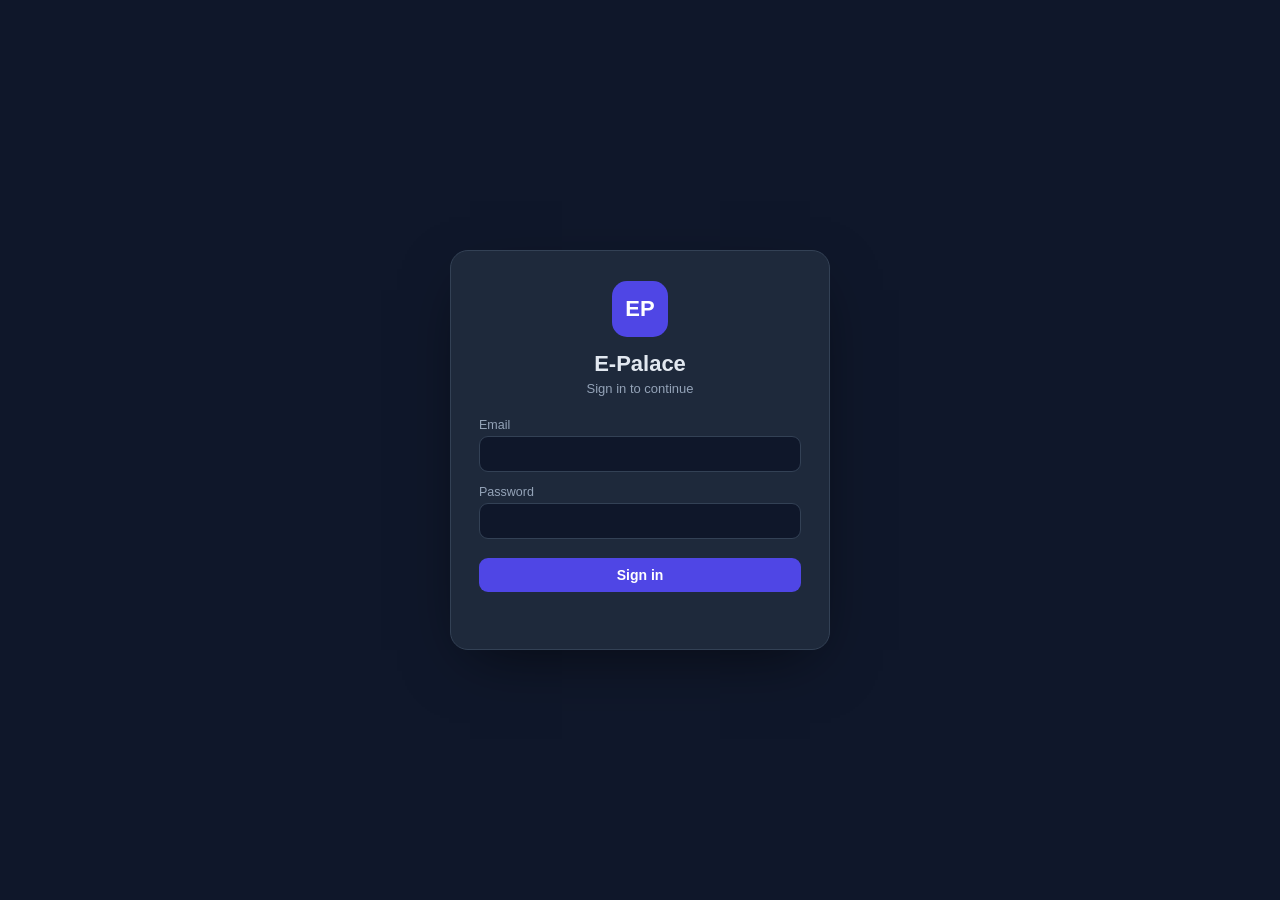
<file: epalace/index.html>
<!DOCTYPE html>
<html lang="en">
<head>
    <meta charset="utf-8" />
    <meta name="viewport" content="width=device-width, initial-scale=1, viewport-fit=cover" />
    <title>E-Palace</title>
    <link rel="manifest" href="manifest.webmanifest" />
    <meta name="theme-color" content="#4f46e5" />
    <link rel="icon" href="icon.svg" type="image/svg+xml" />
    <link rel="stylesheet" href="app.css" />
</head>
<body>
    <div id="toast"></div>
    <div id="app">
        <div class="login-wrap"><div class="login-card"><div class="login-logo">EP</div>
            <p class="sub" style="margin-top:14px;">Loading…</p></div></div>
    </div>

    <script src="firebase-config.js"></script>
    <script src="fb-common.js"></script>
    <script src="auth.js"></script>
    <script src="data.js"></script>
    <script src="app.js"></script>
    <script>
        if ('serviceWorker' in navigator) { navigator.serviceWorker.register('sw.js').catch(function () { }); }
    </script>
</body>
</html>
</file>
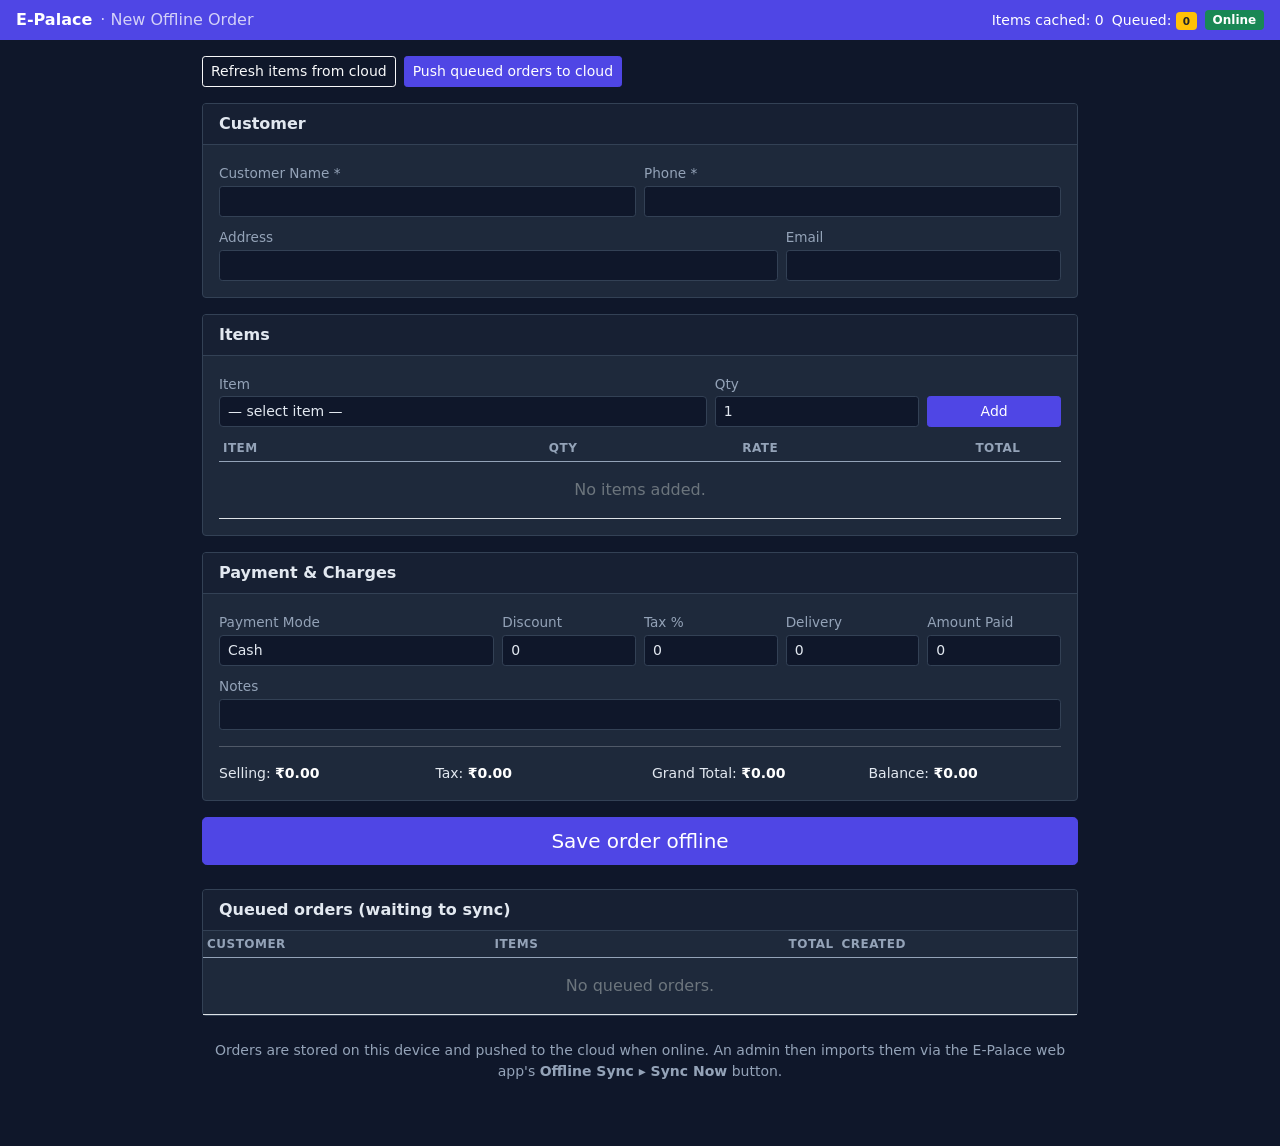
<file: epalace/offline-order.html>
<!DOCTYPE html>
<html lang="en">
<head>
    <meta charset="utf-8" />
    <meta name="viewport" content="width=device-width, initial-scale=1, viewport-fit=cover" />
    <title>New Offline Order · E-Palace</title>
    <link rel="manifest" href="manifest.webmanifest" />
    <meta name="theme-color" content="#4f46e5" />
    <link rel="icon" href="icon.svg" type="image/svg+xml" />
    <link rel="stylesheet" href="bootstrap.min.css" />
    <style>
        :root { --brand: #4f46e5; }
        body { background: #0f172a; color: #e2e8f0; }
        .topbar { background: var(--brand); color: #fff; }
        .card { background: #1e293b; border: 1px solid #334155; }
        .card-header { background: #172033; border-bottom: 1px solid #334155; font-weight: 600; }
        label { font-size: .85rem; color: #94a3b8; margin-bottom: .15rem; }
        .form-control, .form-select { background: #0f172a; border-color: #334155; color: #e2e8f0; }
        .form-control:focus, .form-select:focus { background: #0f172a; color: #fff; border-color: var(--brand); box-shadow: 0 0 0 .2rem rgba(79,70,229,.25); }
        .table { color: #e2e8f0; }
        .table thead th { color: #94a3b8; font-size: .75rem; text-transform: uppercase; letter-spacing: .04em; }
        .btn-brand { background: var(--brand); border-color: var(--brand); color: #fff; }
        .btn-brand:hover { background: #4338ca; color: #fff; }
        .totals b { color: #fff; }
        .muted { color: #94a3b8; }
        #toast { position: sticky; top: .5rem; z-index: 20; }
    </style>
</head>
<body>
    <div class="topbar py-2 px-3 d-flex align-items-center justify-content-between">
        <div class="d-flex align-items-center gap-2">
            <strong>E-Palace</strong><span class="opacity-75">· New Offline Order</span>
        </div>
        <div class="d-flex align-items-center gap-2">
            <span class="small">Items cached: <span id="item-count">0</span></span>
            <span class="small">Queued: <span id="queue-count" class="badge bg-warning text-dark">0</span></span>
            <span id="conn-status" class="badge bg-secondary">…</span>
        </div>
    </div>

    <div class="container-fluid py-3" style="max-width: 900px;">
        <div id="toast" class="alert" style="display:none;"></div>

        <div id="cfg-status" class="alert alert-warning py-2 small" style="display:none;">
            <strong>Firebase not configured.</strong> Orders are saved &amp; queued locally, but cloud push and item refresh are off until
            <code>firebase-config.js</code> is filled in.
        </div>

        <div class="d-flex gap-2 mb-3 flex-wrap">
            <button type="button" id="btn-refresh" class="btn btn-sm btn-outline-light">Refresh items from cloud</button>
            <button type="button" id="btn-push" class="btn btn-sm btn-brand">Push queued orders to cloud</button>
        </div>

        <div class="card mb-3">
            <div class="card-header">Customer</div>
            <div class="card-body">
                <div class="row g-2">
                    <div class="col-md-6"><label>Customer Name *</label><input id="f-name" class="form-control form-control-sm" /></div>
                    <div class="col-md-6"><label>Phone *</label><input id="f-phone" class="form-control form-control-sm" inputmode="tel" /></div>
                    <div class="col-md-8"><label>Address</label><input id="f-address" class="form-control form-control-sm" /></div>
                    <div class="col-md-4"><label>Email</label><input id="f-email" class="form-control form-control-sm" inputmode="email" /></div>
                </div>
            </div>
        </div>

        <div class="card mb-3">
            <div class="card-header">Items</div>
            <div class="card-body">
                <div class="row g-2 align-items-end mb-2">
                    <div class="col-7"><label>Item</label><select id="item-select" class="form-select form-select-sm"></select></div>
                    <div class="col-3"><label>Qty</label><input id="line-qty" type="number" min="1" value="1" class="form-control form-control-sm" /></div>
                    <div class="col-2"><button type="button" id="btn-add-line" class="btn btn-sm btn-brand w-100">Add</button></div>
                </div>
                <div class="table-responsive">
                    <table class="table table-sm align-middle mb-0">
                        <thead><tr><th>Item</th><th class="text-end">Qty</th><th class="text-end">Rate</th><th class="text-end">Total</th><th></th></tr></thead>
                        <tbody id="lines-body"></tbody>
                    </table>
                </div>
            </div>
        </div>

        <div class="card mb-3">
            <div class="card-header">Payment &amp; Charges</div>
            <div class="card-body">
                <div class="row g-2">
                    <div class="col-md-4"><label>Payment Mode</label><select id="f-paymode" class="form-select form-select-sm"></select></div>
                    <div class="col-md-2 col-6"><label>Discount</label><input id="f-discount" type="number" value="0" class="form-control form-control-sm" /></div>
                    <div class="col-md-2 col-6"><label>Tax %</label><input id="f-tax" type="number" value="0" class="form-control form-control-sm" /></div>
                    <div class="col-md-2 col-6"><label>Delivery</label><input id="f-delivery" type="number" value="0" class="form-control form-control-sm" /></div>
                    <div class="col-md-2 col-6"><label>Amount Paid</label><input id="f-paid" type="number" value="0" class="form-control form-control-sm" /></div>
                    <div class="col-12"><label>Notes</label><input id="f-notes" class="form-control form-control-sm" /></div>
                </div>
                <hr class="border-secondary" />
                <div class="row totals small">
                    <div class="col-6 col-md-3">Selling: <b id="t-selling">₹0.00</b></div>
                    <div class="col-6 col-md-3">Tax: <b id="t-tax">₹0.00</b></div>
                    <div class="col-6 col-md-3">Grand Total: <b id="t-grand">₹0.00</b></div>
                    <div class="col-6 col-md-3">Balance: <b id="t-balance">₹0.00</b></div>
                </div>
            </div>
        </div>

        <div class="d-grid mb-4">
            <button type="button" id="btn-save" class="btn btn-brand btn-lg">Save order offline</button>
        </div>

        <div class="card mb-4">
            <div class="card-header">Queued orders (waiting to sync)</div>
            <div class="table-responsive">
                <table class="table table-sm mb-0">
                    <thead><tr><th>Customer</th><th>Items</th><th class="text-end">Total</th><th>Created</th></tr></thead>
                    <tbody id="queue-body"></tbody>
                </table>
            </div>
        </div>

        <p class="text-center muted small mb-5">
            Orders are stored on this device and pushed to the cloud when online.
            An admin then imports them via the E-Palace web app's <strong>Offline Sync ▸ Sync Now</strong> button.
        </p>
    </div>

    <script src="firebase-config.js"></script>
    <script src="firebase-rest.js"></script>
    <script src="offline-db.js"></script>
    <script src="offline-order.js"></script>
    <script>
        if ('serviceWorker' in navigator) { navigator.serviceWorker.register('sw.js').catch(function () { }); }
    </script>
</body>
</html>
</file>
<file: epalace/app.css>
:root{
  --brand:#4f46e5; --brand-d:#4338ca; --bg:#0f172a; --panel:#1e293b; --panel-2:#172033;
  --line:#334155; --ink:#e2e8f0; --muted:#94a3b8; --good:#22c55e; --danger:#ef4444; --warn:#f59e0b;
}
*{box-sizing:border-box;}
html,body{margin:0;height:100%;}
body{background:var(--bg);color:var(--ink);
  font-family:-apple-system,BlinkMacSystemFont,"Segoe UI",Roboto,Helvetica,Arial,sans-serif;}
a{color:#a5b4fc;text-decoration:none;}
.hidden{display:none !important;}

/* ---------- Login ---------- */
.login-wrap{min-height:100vh;display:flex;align-items:center;justify-content:center;padding:20px;}
.login-card{background:var(--panel);border:1px solid var(--line);border-radius:18px;width:100%;max-width:380px;
  padding:30px 28px;box-shadow:0 20px 60px -20px rgba(0,0,0,.6);}
.login-logo{width:56px;height:56px;border-radius:15px;background:var(--brand);color:#fff;font-weight:800;font-size:22px;
  display:flex;align-items:center;justify-content:center;margin:0 auto 14px;}
.login-card h1{font-size:22px;text-align:center;margin:0 0 4px;}
.login-card .sub{text-align:center;color:var(--muted);font-size:13px;margin:0 0 22px;}

/* ---------- App shell ---------- */
.shell{display:grid;grid-template-columns:230px 1fr;grid-template-rows:56px 1fr;height:100vh;
  grid-template-areas:"brand top" "side main";}
.brand{grid-area:brand;background:var(--panel-2);display:flex;align-items:center;gap:10px;padding:0 18px;border-bottom:1px solid var(--line);border-right:1px solid var(--line);}
.brand .mk{width:32px;height:32px;border-radius:9px;background:var(--brand);color:#fff;font-weight:800;font-size:14px;display:flex;align-items:center;justify-content:center;}
.brand b{font-size:16px;}
.topbar{grid-area:top;background:var(--panel-2);border-bottom:1px solid var(--line);display:flex;align-items:center;justify-content:space-between;padding:0 20px;}
.topbar .title{font-weight:600;}
.topbar .user{display:flex;align-items:center;gap:12px;color:var(--muted);font-size:13px;}
.side{grid-area:side;background:var(--panel);border-right:1px solid var(--line);padding:14px 10px;overflow:auto;}
.side a{display:flex;align-items:center;gap:10px;padding:10px 12px;border-radius:9px;color:var(--ink);font-size:14.5px;margin-bottom:3px;}
.side a:hover{background:rgba(255,255,255,.04);}
.side a.active{background:var(--brand);color:#fff;}
.side .sect{font-size:10.5px;text-transform:uppercase;letter-spacing:.12em;color:var(--muted);padding:12px 12px 6px;}
.main{grid-area:main;overflow:auto;padding:24px 26px 60px;}

/* mobile */
.hamburger{display:none;background:none;border:none;color:var(--ink);font-size:20px;cursor:pointer;}
@media(max-width:820px){
  .shell{grid-template-columns:1fr;grid-template-areas:"brand top" "main main";}
  .brand{grid-column:1;}
  .side{position:fixed;top:56px;left:0;bottom:0;width:230px;z-index:40;transform:translateX(-100%);transition:transform .2s;}
  .side.open{transform:translateX(0);}
  .hamburger{display:inline-block;}
  .backdrop{position:fixed;inset:56px 0 0 0;background:rgba(0,0,0,.5);z-index:30;}
}

/* ---------- Content ---------- */
.page-head{display:flex;align-items:center;justify-content:space-between;gap:12px;margin-bottom:18px;flex-wrap:wrap;}
.page-head h2{margin:0;font-size:22px;}
.card{background:var(--panel);border:1px solid var(--line);border-radius:14px;}
.card-pad{padding:18px 20px;}
.toolbar{display:flex;gap:10px;align-items:center;margin-bottom:14px;flex-wrap:wrap;}

.form-control,.form-select{width:100%;background:var(--bg);border:1px solid var(--line);color:var(--ink);
  border-radius:9px;padding:9px 11px;font-size:14px;}
.form-control:focus,.form-select:focus{outline:none;border-color:var(--brand);box-shadow:0 0 0 3px rgba(79,70,229,.25);}
label.lbl{display:block;font-size:12.5px;color:var(--muted);margin:0 0 4px;}
.field{margin-bottom:13px;}
.grid2{display:grid;grid-template-columns:1fr 1fr;gap:0 14px;}
@media(max-width:560px){.grid2{grid-template-columns:1fr;}}

.btn{border:none;border-radius:9px;padding:9px 16px;font-size:14px;font-weight:600;cursor:pointer;display:inline-flex;align-items:center;gap:7px;}
.btn-brand{background:var(--brand);color:#fff;} .btn-brand:hover{background:var(--brand-d);}
.btn-ghost{background:transparent;color:var(--ink);border:1px solid var(--line);}
.btn-ghost:hover{background:rgba(255,255,255,.05);}
.btn-danger{background:transparent;color:var(--danger);border:1px solid rgba(239,68,68,.4);}
.btn-sm{padding:6px 11px;font-size:12.5px;}
.btn:disabled{opacity:.55;cursor:default;}

table.tbl{width:100%;border-collapse:collapse;font-size:14px;}
table.tbl th{text-align:left;color:var(--muted);font-size:11px;text-transform:uppercase;letter-spacing:.06em;
  padding:10px 12px;border-bottom:1px solid var(--line);position:sticky;top:0;background:var(--panel);}
table.tbl td{padding:10px 12px;border-bottom:1px solid rgba(51,65,85,.5);vertical-align:middle;}
table.tbl tr:hover td{background:rgba(255,255,255,.02);}
.pill{font-size:11px;font-weight:700;padding:3px 9px;border-radius:999px;}
.pill.on{background:rgba(34,197,94,.15);color:#4ade80;}
.pill.off{background:rgba(148,163,184,.15);color:var(--muted);}
.pill.low{background:rgba(245,158,11,.15);color:#fbbf24;}
.right{text-align:right;} .num{font-variant-numeric:tabular-nums;}

.empty{text-align:center;color:var(--muted);padding:40px 10px;}
.spinner{width:18px;height:18px;border:2px solid rgba(255,255,255,.25);border-top-color:#fff;border-radius:50%;animation:spin .7s linear infinite;display:inline-block;}
@keyframes spin{to{transform:rotate(360deg);}}

/* modal */
.modal-back{position:fixed;inset:0;background:rgba(2,6,23,.66);display:flex;align-items:flex-start;justify-content:center;z-index:60;padding:40px 16px;overflow:auto;}
.modal{background:var(--panel);border:1px solid var(--line);border-radius:16px;width:100%;max-width:540px;}
.modal h3{margin:0;padding:18px 20px;border-bottom:1px solid var(--line);font-size:17px;}
.modal .body{padding:18px 20px;}
.modal .foot{padding:14px 20px;border-top:1px solid var(--line);display:flex;justify-content:flex-end;gap:10px;}

#toast{position:fixed;top:14px;right:14px;z-index:80;max-width:340px;padding:12px 16px;border-radius:10px;font-size:14px;display:none;box-shadow:0 10px 30px -10px rgba(0,0,0,.6);}
#toast.ok{background:#064e3b;color:#d1fae5;border:1px solid #10b981;}
#toast.err{background:#4c1d1d;color:#fee2e2;border:1px solid #ef4444;}
</file>
